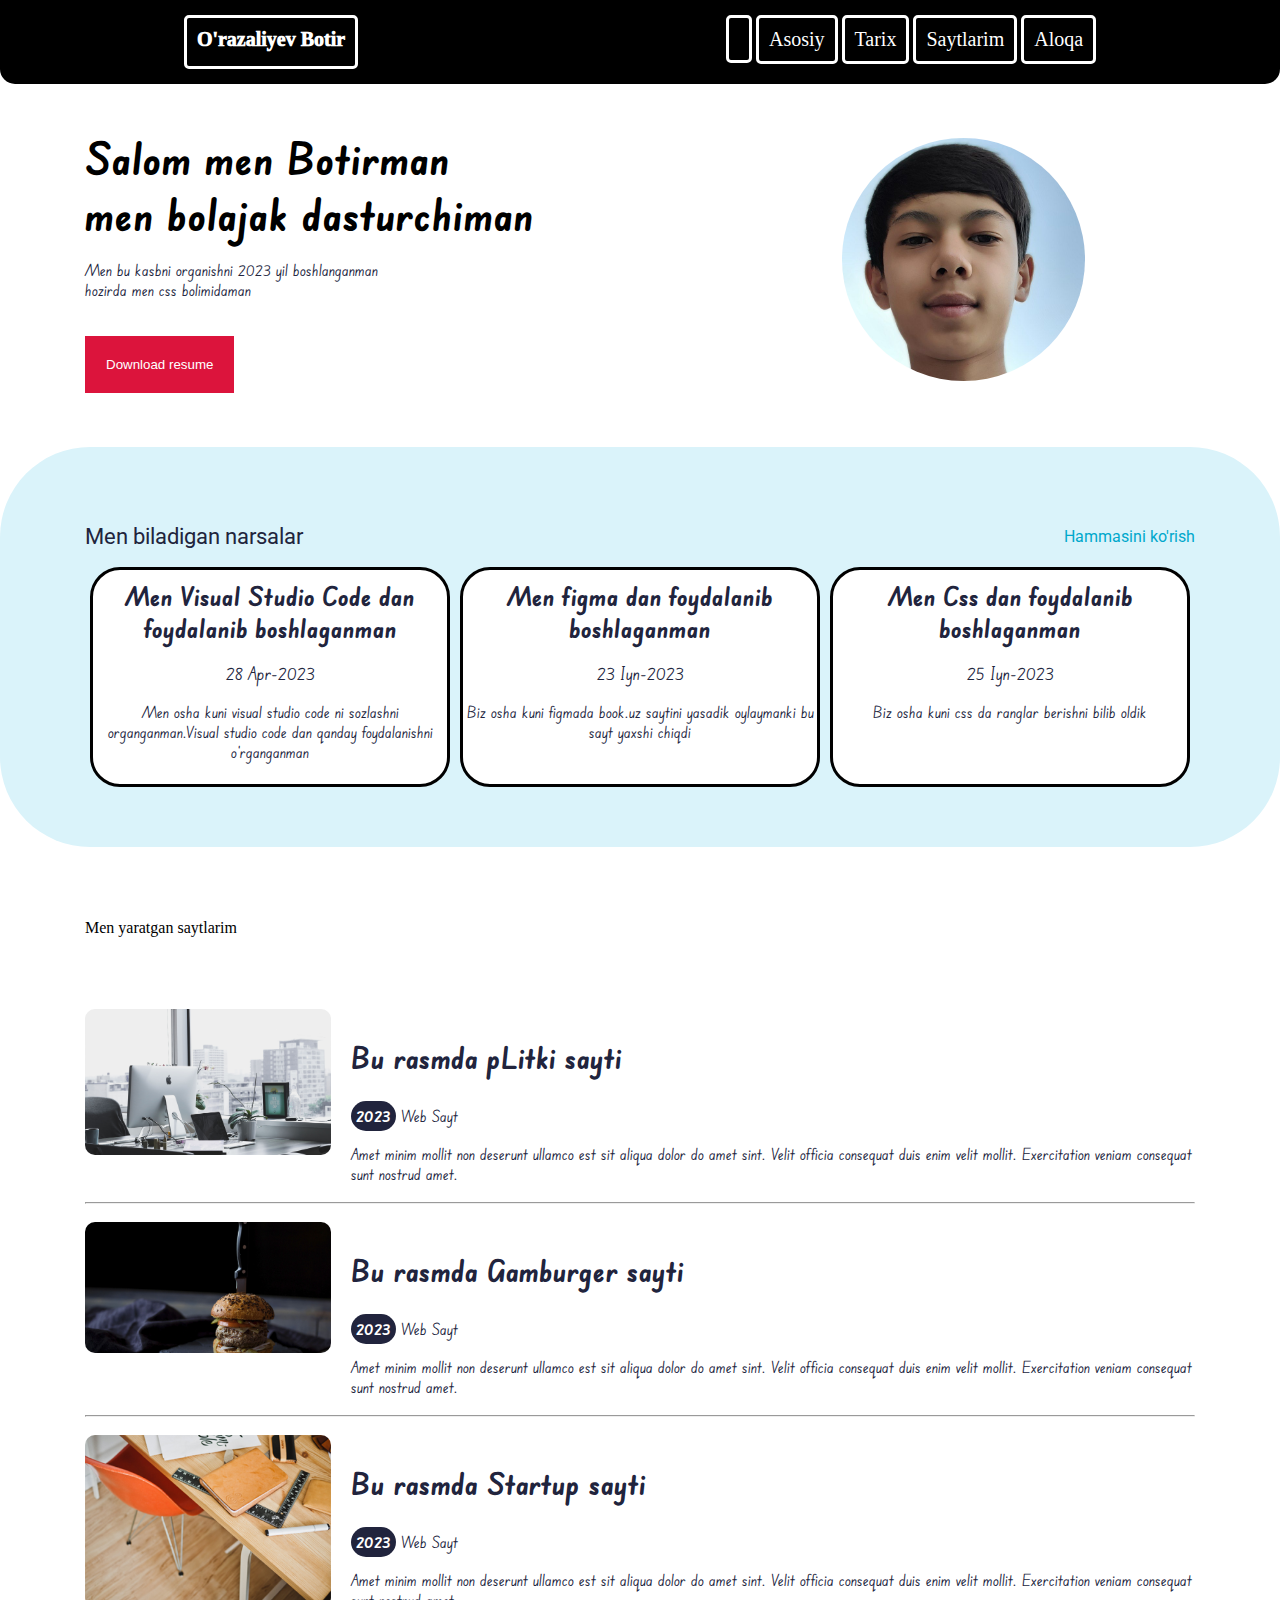
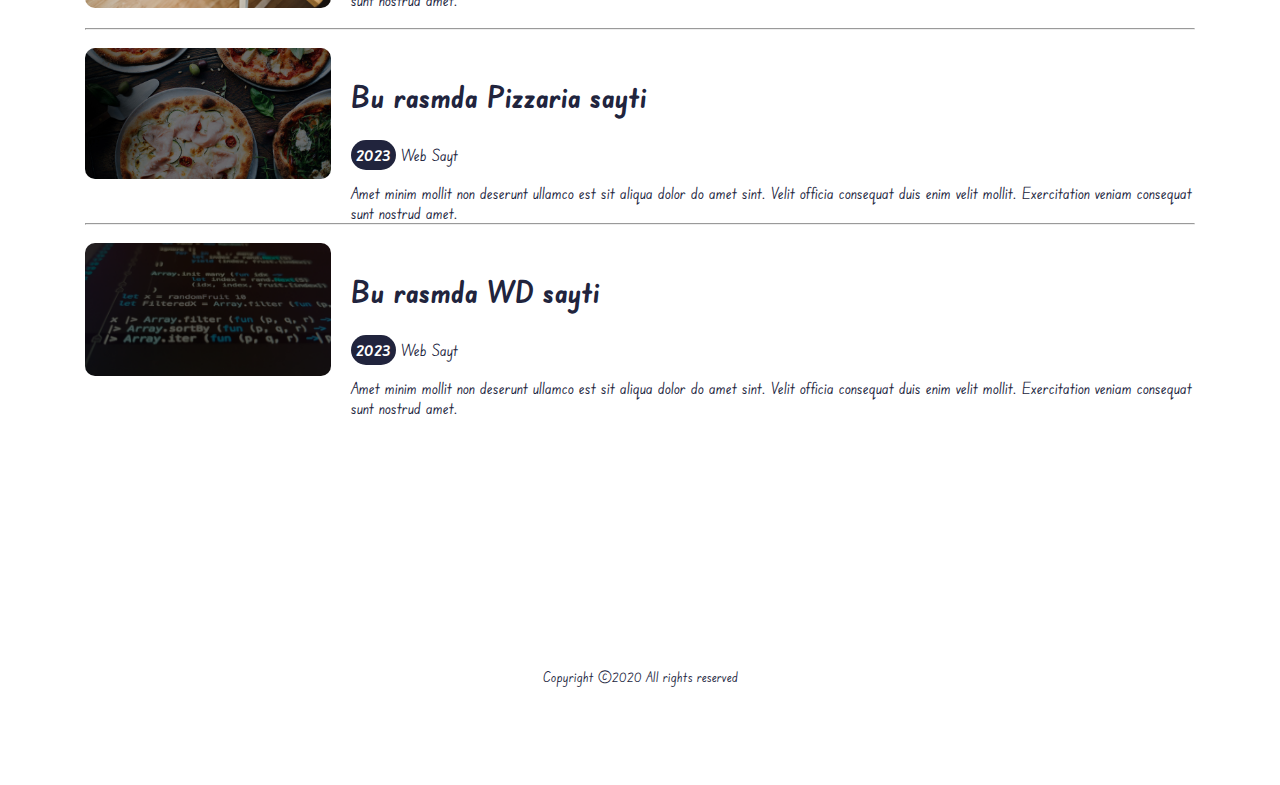
<file: index.html>
<!DOCTYPE html>
<html lang="en">

<head>
    <meta charset="UTF-8">
    <meta http-equiv="X-UA-Compatible" content="IE=edge">
    <meta name="viewport" content="width=device-width, initial-scale=1.0">
    <link rel="stylesheet" href="https://cdnjs.cloudflare.com/ajax/libs/font-awesome/6.4.0/css/all.min.css"
        integrity="sha512-iecdLmaskl7CVkqkXNQ/ZH/XLlvWZOJyj7Yy7tcenmpD1ypASozpmT/E0iPtmFIB46ZmdtAc9eNBvH0H/ZpiBw=="
        crossorigin="anonymous" referrerpolicy="no-referrer" />
    <link
        href="https://fonts.googleapis.com/css2?family=Belanosima&family=Dancing+Script&family=Kanit:wght@600&family=Noto+Sans+KR&family=Raleway:wght@400;500&family=Roboto:wght@900&display=swap"
        rel="stylesheet">
    <link
        href="https://fonts.googleapis.com/css2?family=Belanosima&family=Dancing+Script&family=Edu+SA+Beginner:wght@700&family=Kanit:wght@600&family=Noto+Sans+KR&family=Raleway:wght@400;500&family=Roboto&display=swap"
        rel="stylesheet">
    <link rel="stylesheet" href="https://cdnjs.cloudflare.com/ajax/libs/font-awesome/6.4.2/css/all.min.css"
        integrity="sha512-z3gLpd7yknf1YoNbCzqRKc4qyor8gaKU1qmn+CShxbuBusANI9QpRohGBreCFkKxLhei6S9CQXFEbbKuqLg0DA=="
        crossorigin="anonymous" referrerpolicy="no-referrer" />
    <link rel="stylesheet" href="style.css" id="tema">
    <title>Botir O'razaliyev Web dasturchi</title>
</head>

<body>
    <header class="home">
        <nav class="nav">
            <a href="" class="logo">O'razaliyev Botir</a>


            <i class="fa-solid fa-bars"></i>
            <div class="nav__menu hide">
                <button id="btn" class="btn">
                    <i class="fa-solid fa-sun" style="display: none"></i>
                    <i class="fa-solid fa-moon"></i>
                </button>
                <a href="#">Asosiy</a>
                <a href="#postlar">Tarix</a>
                <a href="#asarlar">Saytlarim</a>
                <a href="#footer">Aloqa</a>
            </div>
        </nav>
        <div class="container">
            <div class="header__main" style="padding-top: 130px;">
                <div class="header__main__text">
                    <h1>Salom men Botirman <br>
                        men bolajak dasturchiman</h1> <br>
                    <p>Men bu kasbni organishni 2023 yil boshlanganman<br>hozirda men css bolimidaman</p> <br> <br>
                    <button>Download resume</button>
                </div>
                <div class="header__main__img">
                    <img src="./IMG_20230817_232007_804.jpg" alt="Botirni rasmi">
                </div>
            </div>
        </div>
        </header> <br> <br> <br>
    <div class="recent__posts" id="postlar">
        <div class="container">
            <div class="oxirgilar">
                <h1>Men biladigan narsalar</h1>
                <h2>Hammasini ko'rish</h2>
            </div>
            <div class="foydali">
                <div class="foydalanish">
                    <div class="foyda">
                        <h1>Men Visual Studio Code dan foydalanib boshlaganman </h1><br>
                        <h2>28 Apr-2023</h2><br>
                        <p>Men osha kuni visual studio code ni sozlashni organganman.Visual studio code dan qanday
                            foydalanishni o'rganganman</p>
                    </div>
                </div>
                <div class="foydalanish">
                    <div class="foyda">
                        <h1>Men figma dan foydalanib boshlaganman </h1><br>
                        <h2>23 Iyn-2023</h2><br>
                        <p>Biz osha kuni figmada book.uz saytini yasadik oylaymanki bu sayt yaxshi chiqdi</p>
                    </div>
                </div>
                <div class="foydalanish">
                    <div class="foyda">
                        <h1>Men Css dan foydalanib boshlaganman </h1><br>
                        <h2>25 Iyn-2023</h2><br>
                        <p>Biz osha kuni css da ranglar berishni bilib oldik</p>
                    </div>
                </div>
            </div>
        </div>
    </div> <br> <br> <br> <br>
    <div class="korsatilgan__asarlar" id="asarlar">
        <div class="container">
            <div class="asar">Men yaratgan saytlarim</div><br> <br> <br> <br>
            <div class="main__asarlar">
                <!-- <a href="./li/Nike/index.html">
                    <div class="asarlar">
                        <div class="main__img">
                            <img src="./411805125_w640_h640_muzhskie-shorty-nike.png" alt="">
                        </div>
                        <div class="main__text">
                            <h1>Bu rasmda Nike sayti</h1>
                            <div class="date">
                                <p> <b>2023</b> Web Sayt</p>
                            </div> <br>
                            <p>Amet minim mollit non deserunt ullamco est sit aliqua dolor do amet sint. Velit officia
                                consequat
                                duis enim velit mollit. Exercitation veniam consequat sunt nostrud amet.</p>
                        </div>
                    </div>
                </a> <br> -->

                <a href="./li/Plidki/plidki.html">
                    <div class="asarlar">
                        <div class="main__img">
                            <img src="./alesia-kazantceva-283291-unsplash (1).png" alt="">
                        </div>
                        <div class="main__text">
                            <h1>Bu rasmda pLitki sayti</h1>
                            <div class="date">
                                <p> <b>2023</b> Web Sayt</p>
                            </div> <br>
                            <p>Amet minim mollit non deserunt ullamco est sit aliqua dolor do amet sint. Velit officia
                                consequat
                                duis enim velit mollit. Exercitation veniam consequat sunt nostrud amet.</p>
                        </div>
                    </div>
                </a><br>
                <hr> <br>

                <a href="./li/Startup/Untitled/index.html">
                    <div class="asarlar">
                        <div class="main__img">
                            <img src="./bg_img 1 (1).png" alt="">
                        </div>
                        <div class="main__text">
                            <h1>Bu rasmda Gamburger sayti</h1>
                            <div class="date">
                                <p> <b>2023</b> Web Sayt</p>
                            </div> <br>
                            <p>Amet minim mollit non deserunt ullamco est sit aliqua dolor do amet sint. Velit officia
                                consequat
                                duis enim velit mollit. Exercitation veniam consequat sunt nostrud amet.</p>
                        </div>
                    </div>
                </a> <br>
                <hr> <br>

                <a href="./li/Startup/index.html">
                    <div class="asarlar">
                        <div class="main__img">
                            <img src="./Layer 28 1.png" alt="">
                        </div>
                        <div class="main__text">
                            <h1>Bu rasmda Startup sayti</h1>
                            <div class="date">
                                <p> <b>2023</b> Web Sayt</p>
                            </div> <br>
                            <p>Amet minim mollit non deserunt ullamco est sit aliqua dolor do amet sint. Velit officia
                                consequat
                                duis enim velit mollit. Exercitation veniam consequat sunt nostrud amet.</p>
                        </div>
                    </div>
                </a> <br>
                <hr> <br>

                <a href="./li/Pizzaria/index.html">
                    <div class="asarlar">
                        <div class="main__img">
                            <img src="./header_bg 1.png" alt="">
                        </div>
                        <div class="main__text">
                            <h1>Bu rasmda Pizzaria sayti</h1>
                            <div class="date">
                                <p> <b>2023</b> Web Sayt</p>
                            </div> <br>
                            <p>Amet minim mollit non deserunt ullamco est sit aliqua dolor do amet sint. Velit officia
                                consequat
                                duis enim velit mollit. Exercitation veniam consequat sunt nostrud amet.</p>
                        </div>
                    </div>
                </a>
                <hr> <br>
                <a href="./li/WD/index.html">
                    <div class="asarlar">
                        <div class="main__img">
                            <img src="./Rectangle 5 (1).png" alt="">
                        </div>
                        <div class="main__text">
                            <h1>Bu rasmda WD sayti</h1>
                            <div class="date">
                                <p> <b>2023</b> Web Sayt</p>
                            </div> <br>
                            <p>Amet minim mollit non deserunt ullamco est sit aliqua dolor do amet sint. Velit officia
                                consequat
                                duis enim velit mollit. Exercitation veniam consequat sunt nostrud amet.</p>
                        </div>
                    </div>
                </a>

            </div>
        </div>
    </div> <br> <br><br><br><br><br><br><br><br><br><br>
    <div class="footer" id="footer">
        <div class="container">
            <div class="main__footer">
                <a href="https://web.telegram.org/a/#-1838032036"><i class="fa-brands fa-telegram"></i></a>
                <a href="https://www.facebook.com/"><i class="fa-brands fa-facebook"></i></a>
                <a href="https://www.instagram.com/"><i class="fa-brands fa-instagram"></i></a>
            </div> <br>
            <div class="main_footer">
                <p>Copyright ©2020 All rights reserved </p>
            </div>
        </div>
    </div>
    <script src="./script.js"></script>
</body>

</html>
</file>
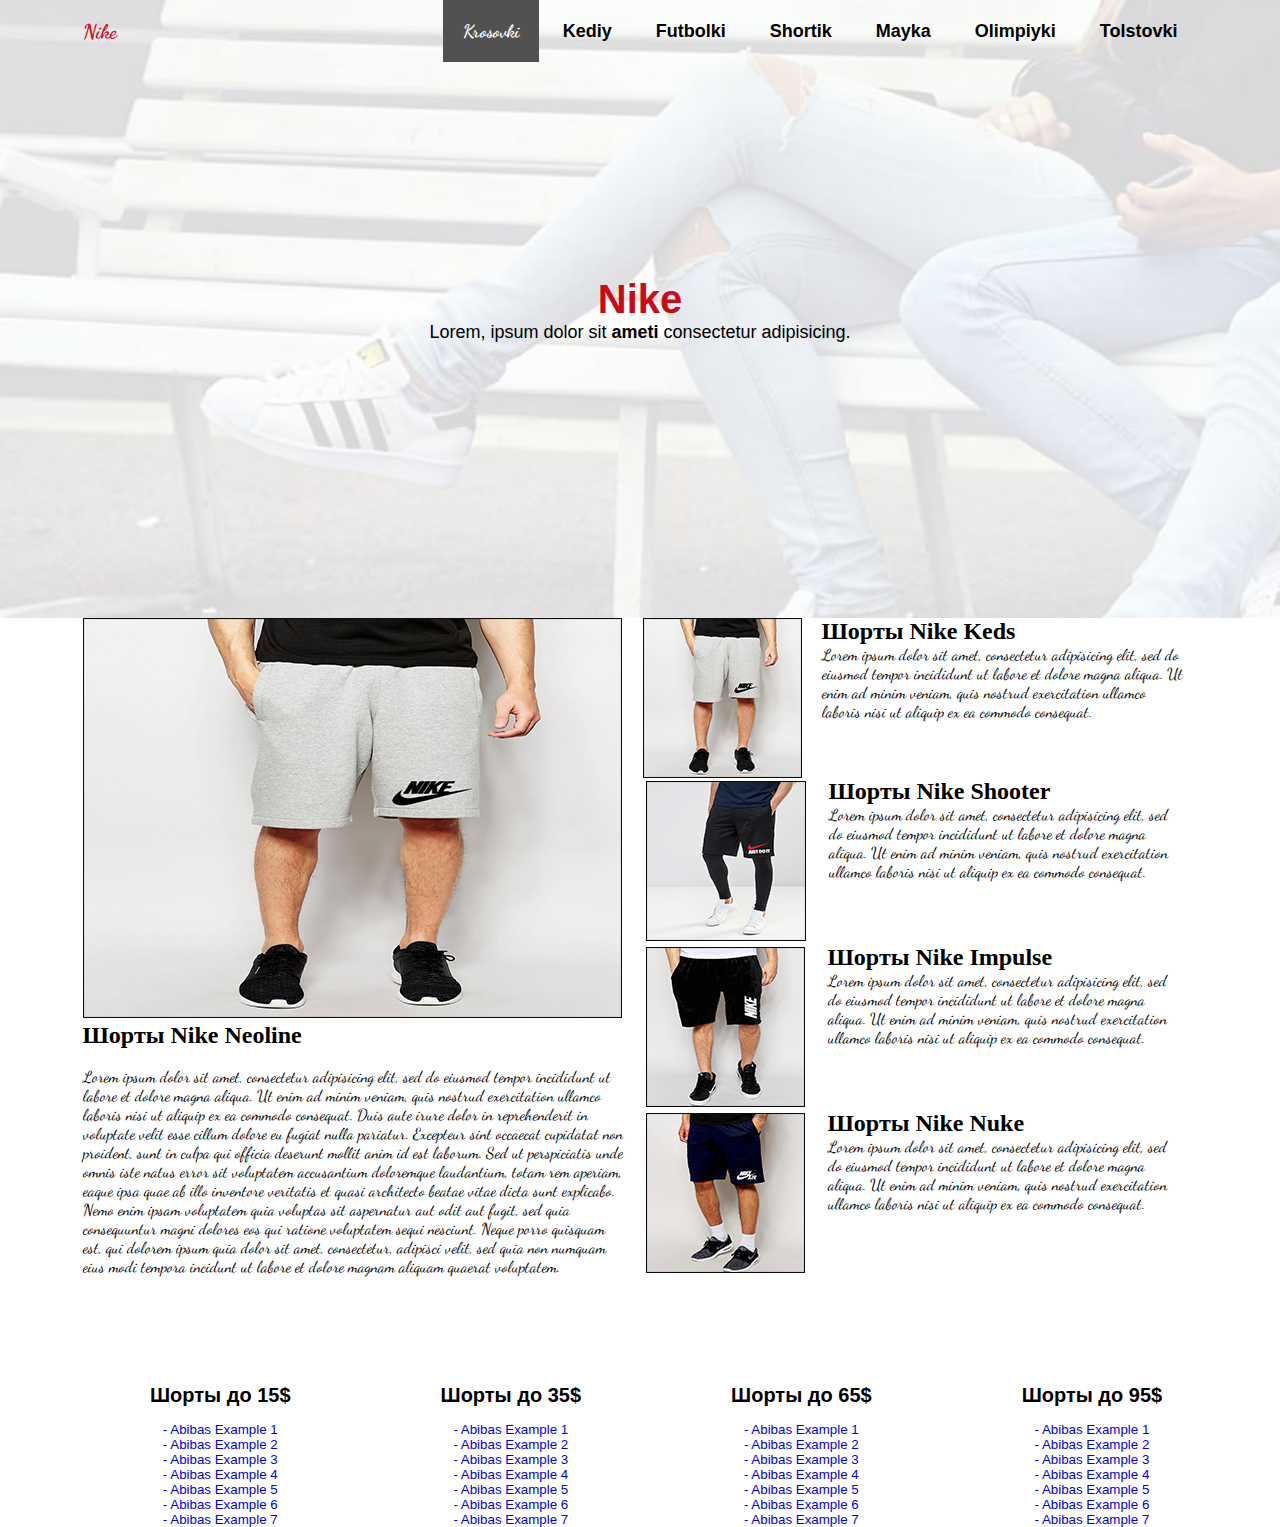
<file: li/Nike/index.html>
<!DOCTYPE html>
<html lang="en">

<head>
    <meta charset="UTF-8">
    <meta http-equiv="X-UA-Compatible" content="IE=edge">
    <meta name="viewport" content="width=device-width, initial-scale=1.0">
    <link href="https://fonts.googleapis.com/css2?family=Dancing+Script&family=Noto+Sans+KR&display=swap"
        rel="stylesheet">
    <link rel="stylesheet" href="./style.css">
    <title>Document</title>
</head>

<body>
    <header>
        <nav>
            <a href="#" class="logo">Nike</a>
            <ul>
                <li class="active">Krosovki</li>
                <li><a href="#">Kediy</a></li>
                <li><a href="#">Futbolki</a></li>
                <li><a href="#">Shortik</a></li>
                <li><a href="#">Mayka</a></li>
                <li><a href="#">Olimpiyki</a></li>
                <li><a href="#">Tolstovki</a></li>
            </ul>
        </nav>
        <div class="m">
            <h1>Nike</h1>
            <p>Lorem, ipsum dolor sit <b>ameti</b> consectetur adipisicing.</p>
        </div>
    </header>
    <main>
        <div class="main__left">
            <img src="./411805125_w640_h640_muzhskie-shorty-nike.png" alt="">
            <div class="m">
                <h2>Шорты Nike Neoline</h2> <br>
                <p>Lorem ipsum dolor sit amet, consectetur adipisicing elit, sed do eiusmod tempor incididunt ut labore
                    et dolore magna aliqua. Ut enim ad minim veniam, quis nostrud exercitation ullamco laboris nisi ut
                    aliquip ex ea commodo consequat. Duis aute irure dolor in reprehenderit in voluptate velit esse
                    cillum dolore eu fugiat nulla pariatur. Excepteur sint occaecat cupidatat non proident, sunt in
                    culpa qui officia deserunt mollit anim id est laborum. Sed ut perspiciatis unde omnis iste natus
                    error sit voluptatem accusantium doloremque laudantium, totam rem aperiam, eaque ipsa quae ab illo
                    inventore veritatis et quasi architecto beatae vitae dicta sunt explicabo. Nemo enim ipsam
                    voluptatem quia voluptas sit aspernatur aut odit aut fugit, sed quia consequuntur magni dolores eos
                    qui ratione voluptatem sequi nesciunt. Neque porro quisquam est, qui dolorem ipsum quia dolor sit
                    amet, consectetur, adipisci velit, sed quia non numquam eius modi tempora incidunt ut labore et
                    dolore magnam aliquam quaerat voluptatem.</p>
            </div>
        </div>
        <div class="main__right">
            <div class="main__box">
                <img src="./411805125_w640_h640_muzhskie-shorty-nike1 (1).png" alt="">
                <div class="right__text">
                    <h2>Шорты Nike Keds</h2>
                    <p>Lorem ipsum dolor sit amet, consectetur adipisicing elit, sed do eiusmod tempor incididunt ut
                        labore
                        et dolore magna aliqua. Ut enim ad minim veniam, quis nostrud exercitation ullamco laboris nisi
                        ut
                        aliquip ex ea commodo consequat. </p>
                </div>
            </div>
            <div class="main__box">
                <img src="./411805680_w640_h640_muzhskie-shorty-nike.png" alt="">
                <div class="right__text">
                    <h2>Шорты Nike Shooter</h2>
                    <p>Lorem ipsum dolor sit amet, consectetur adipisicing elit, sed do eiusmod tempor incididunt ut
                        labore
                        et dolore magna aliqua. Ut enim ad minim veniam, quis nostrud exercitation ullamco laboris nisi
                        ut
                        aliquip ex ea commodo consequat. </p>
                </div>
            </div>
            <div class="main__box">
                <img src="./411805706_w640_h640_muzhskie-shorty-nike.png" alt="">
                <div class="right__text">
                    <h2>Шорты Nike Impulse</h2>
                    <p>Lorem ipsum dolor sit amet, consectetur adipisicing elit, sed do eiusmod tempor incididunt ut
                        labore
                        et dolore magna aliqua. Ut enim ad minim veniam, quis nostrud exercitation ullamco laboris nisi
                        ut
                        aliquip ex ea commodo consequat. </p>
                </div>
            </div>
            <div class="main__box">
                <img src="./432116944_w640_h640_shorty-nike- 1.png" alt="">
                <div class="right__text">
                    <h2>Шорты Nike Nuke</h2>
                    <p>Lorem ipsum dolor sit amet, consectetur adipisicing elit, sed do eiusmod tempor incididunt ut
                        labore
                        et dolore magna aliqua. Ut enim ad minim veniam, quis nostrud exercitation ullamco laboris nisi
                        ut
                        aliquip ex ea commodo consequat. </p>
                </div>
            </div>
        </div>
    </main> <br> <br> <br> <br> <br> <br>
    <button>
        <div class="s">
            <h2>Шорты до 15$</h2> <br>
            <ul>
                <li><a href="#">- Abibas Example 1</a></li>
                <li><a href="#">- Abibas Example 2</a></li>
                <li><a href="#">- Abibas Example 3</a></li>
                <li><a href="#">- Abibas Example 4</a></li>
                <li><a href="#">- Abibas Example 5</a></li>
                <li><a href="#">- Abibas Example 6</a></li>
                <li><a href="#">- Abibas Example 7</a></li>
            </ul>
        </div>
        <div class="s">
            <h2>Шорты до 35$</h2> <br>
            <ul>
                <li><a href="#">- Abibas Example 1</a></li>
                <li><a href="#">- Abibas Example 2</a></li>
                <li><a href="#">- Abibas Example 3</a></li>
                <li><a href="#">- Abibas Example 4</a></li>
                <li><a href="#">- Abibas Example 5</a></li>
                <li><a href="#">- Abibas Example 6</a></li>
                <li><a href="#">- Abibas Example 7</a></li>
            </ul>
        </div>
        <div class="s">
            <h2>Шорты до 65$</h2> <br>
            <ul>
                <li><a href="#">- Abibas Example 1</a></li>
                <li><a href="#">- Abibas Example 2</a></li>
                <li><a href="#">- Abibas Example 3</a></li>
                <li><a href="#">- Abibas Example 4</a></li>
                <li><a href="#">- Abibas Example 5</a></li>
                <li><a href="#">- Abibas Example 6</a></li>
                <li><a href="#">- Abibas Example 7</a></li>
            </ul>
        </div>
        <div class="s">
            <h2>Шорты до 95$</h2> <br>
            <ul>
                <li><a href="#">- Abibas Example 1</a></li>
                <li><a href="#">- Abibas Example 2</a></li>
                <li><a href="#">- Abibas Example 3</a></li>
                <li><a href="#">- Abibas Example 4</a></li>
                <li><a href="#">- Abibas Example 5</a></li>
                <li><a href="#">- Abibas Example 6</a></li>
                <li><a href="#">- Abibas Example 7</a></li>
            </ul>
        </div>
    </button>
</body>

</html>
</file>
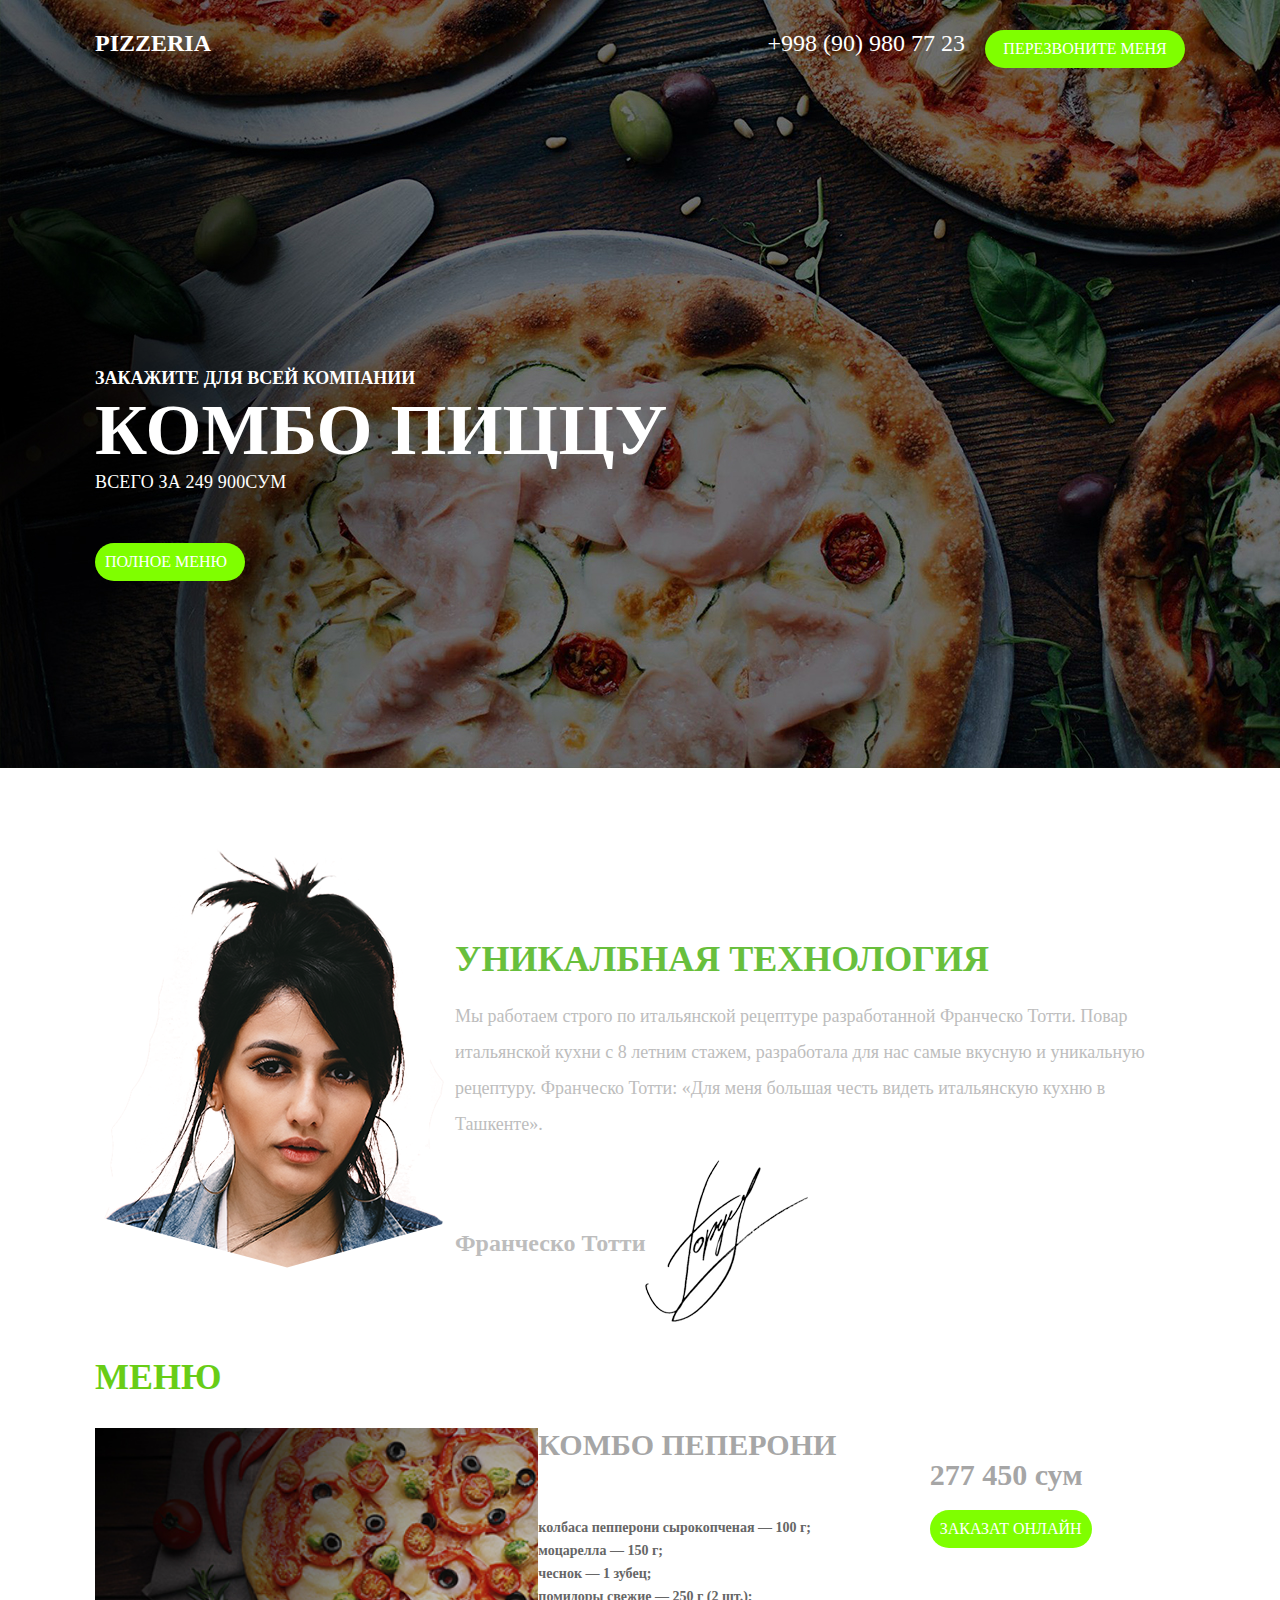
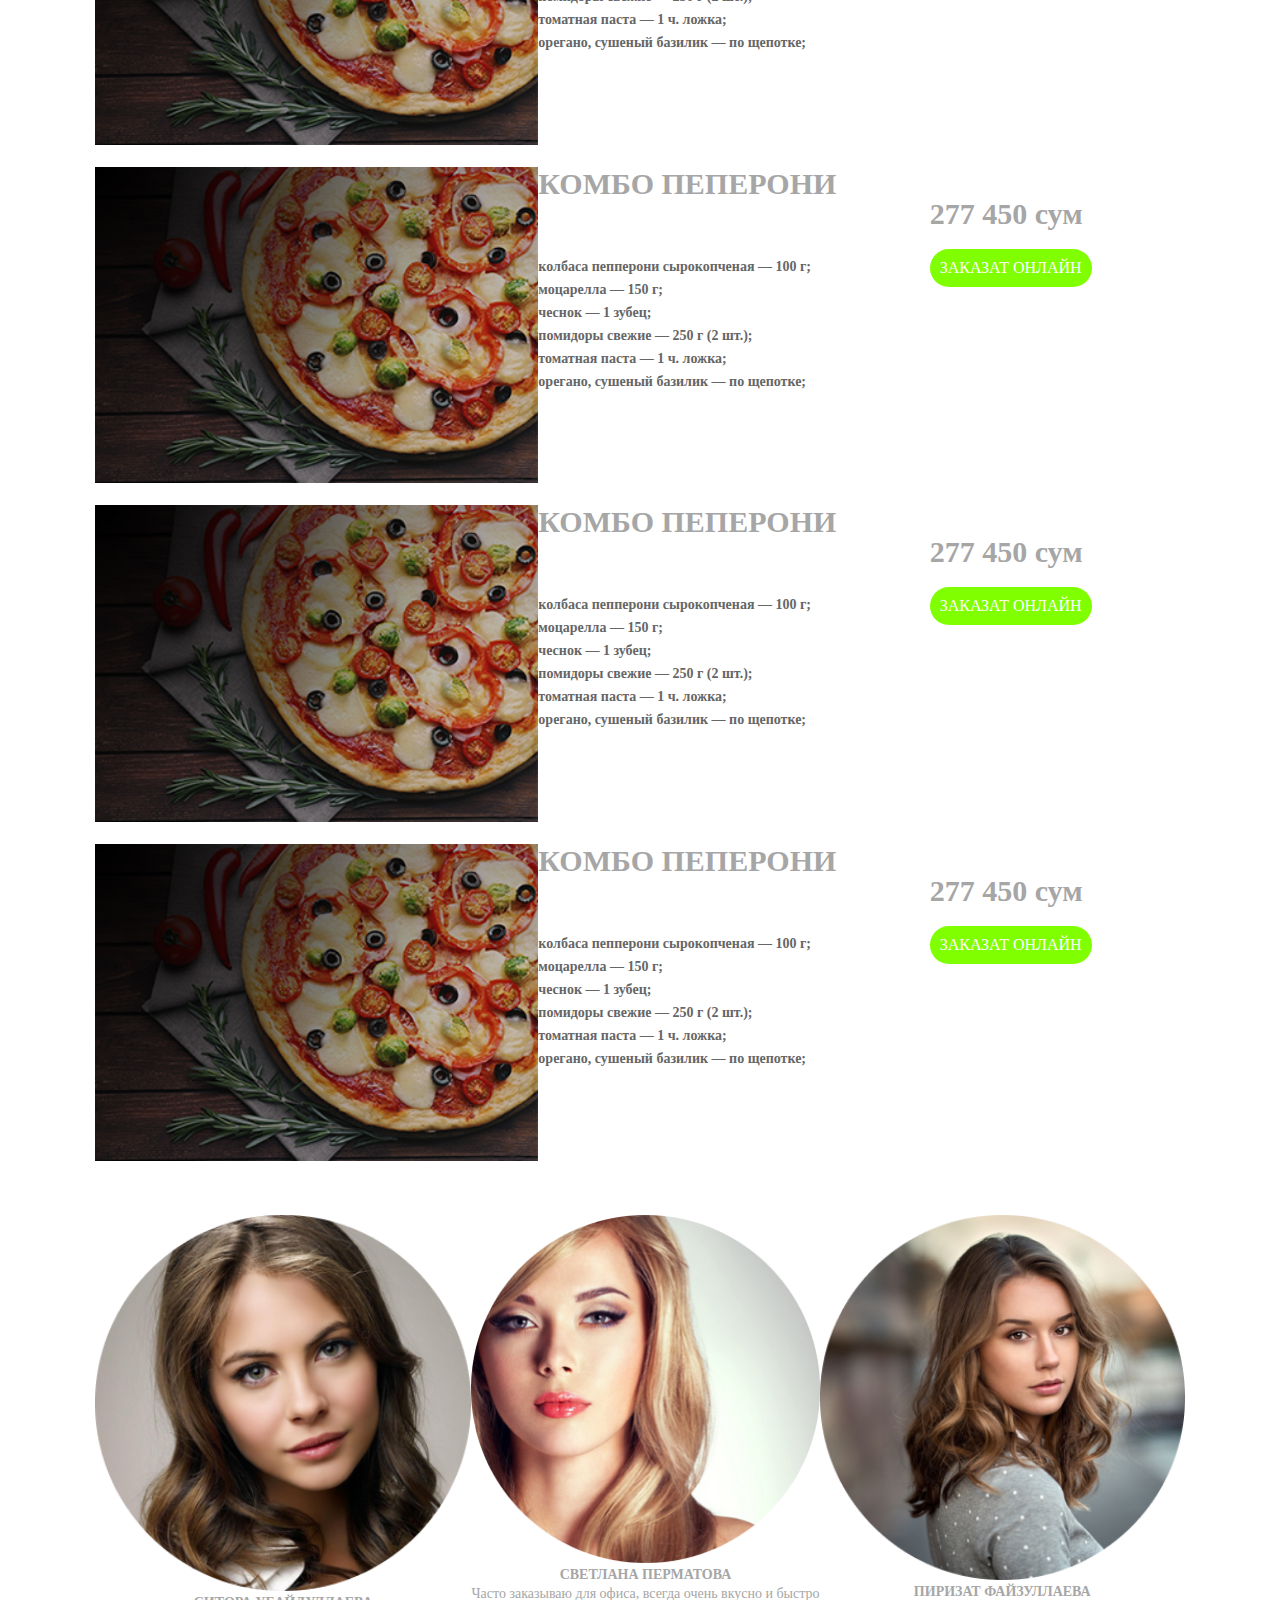
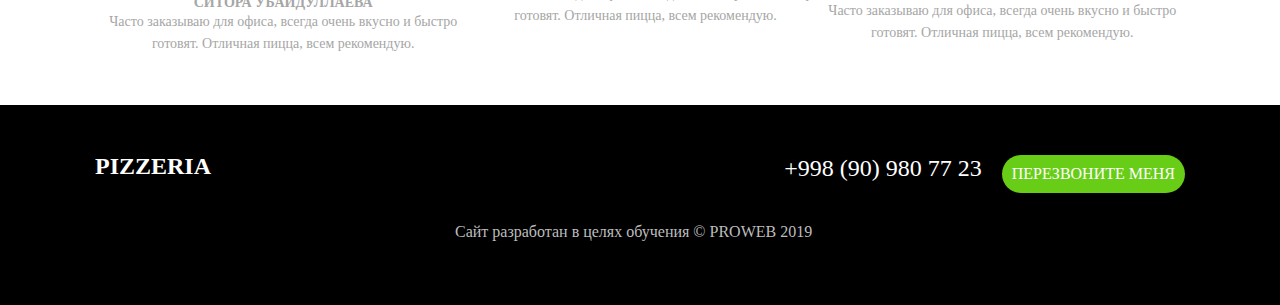
<file: li/Pizzaria/index.html>
<!DOCTYPE html>
<html lang="en">

<head>
    <meta charset="UTF-8">
    <meta http-equiv="X-UA-Compatible" content="IE=edge">
    <meta name="viewport" content="width=device-width, initial-scale=1.0">
    <link rel="stylesheet" href="./style.css">
    <title>PIZZARIA</title>
</head>

<body>
    <header>
        <div class="container">
            <nav>
                <div class="header">
                    <p class="as">Pizzeria</p>
                    <div class="header__main">
                        <p class="id">+998 (90) 980 77 23</p>
                        <p class="ax">Перезвоните меня</p>
                    </div>
                </div>
            </nav>
            <div class="header__main__text">
                <h2>ЗАКАЖИТЕ ДЛЯ ВСЕЙ КОМПАНИИ</h2>
                <h1>КОМБО ПИЦЦУ</h1>
                <h3>ВСЕГО ЗА 249 900СУМ</h3>
                <p>Полное меню</p>
            </div>
        </div>
    </header>
    <div class="post">
        <div class="container">
            <div class="post__block">
                <div class="post__img"><img src="./Photo 1.png" alt=""></div>
                <div class="post__text">
                    <h2>УНИКАЛБНАЯ ТЕХНОЛОГИЯ</h2> <br>
                    <p>Мы работаем строго по итальянской рецептуре разработанной Франческо Тотти. Повар итальянской
                        кухни с 8 летним стажем, разработала для нас самые вкусную и уникальную рецептуру.
                        Франческо Тотти: «Для меня большая честь видеть итальянскую кухню в Ташкенте».</p> <br>
                    <div class="post__button">
                        <button>Франческо Тотти</button>
                        <div class="button__img"><img src="./подпись 1.png" alt=""></div>
                    </div>
                </div>
            </div>
        </div>
    </div>
    <div class="menu">
        <div class="container">
            <h1>МЕНЮ</h1>

        </div>
    </div>
    <div class="choose">
        <div class="container">
            <div class="choose__main">
                <div class="choose__img">
                    <img src="./Слой 1 1.png" alt="">
                </div>
                <div class="choose__text">
                    <h2>КОМБО ПЕПЕРОНИ</h2> <br> <br> <br>
                    <p>колбаса пепперони сырокопченая — 100 г; <br>
                        моцарелла — 150 г; <br>
                        чеснок — 1 зубец;<br>
                        помидоры свежие — 250 г (2 шт.); <br>
                        томатная паста — 1 ч. ложка; <br>
                        орегано, сушеный базилик — по щепотке;</p>
                </div>
                <div class="choose__money">
                    <h3>277 450 сум</h3> <br>
                    <button>Заказат онлайн</button>
                </div>
            </div> <br>
            <div class="choose__main">
                <div class="choose__img">
                    <img src="./Слой 1 1.png" alt="">
                </div>
                <div class="choose__text">
                    <h2>КОМБО ПЕПЕРОНИ</h2> <br> <br> <br>
                    <p>колбаса пепперони сырокопченая — 100 г; <br>
                        моцарелла — 150 г; <br>
                        чеснок — 1 зубец;<br>
                        помидоры свежие — 250 г (2 шт.); <br>
                        томатная паста — 1 ч. ложка; <br>
                        орегано, сушеный базилик — по щепотке;</p>
                </div>
                <div class="choose__money">
                    <h3>277 450 сум</h3> <br>
                    <button>Заказат онлайн</button>
                </div>
            </div> <br>
            <div class="choose__main">
                <div class="choose__img">
                    <img src="./Слой 1 1.png" alt="">
                </div>
                <div class="choose__text">
                    <h2>КОМБО ПЕПЕРОНИ</h2> <br> <br> <br>
                    <p>колбаса пепперони сырокопченая — 100 г; <br>
                        моцарелла — 150 г; <br>
                        чеснок — 1 зубец;<br>
                        помидоры свежие — 250 г (2 шт.); <br>
                        томатная паста — 1 ч. ложка; <br>
                        орегано, сушеный базилик — по щепотке;</p>
                </div>
                <div class="choose__money">
                    <h3>277 450 сум</h3> <br>
                    <button>Заказат онлайн</button>
                </div>
            </div> <br>
            <div class="choose__main">
                <div class="choose__img">
                    <img src="./Слой 1 1.png" alt="">
                </div>
                <div class="choose__text">
                    <h2>КОМБО ПЕПЕРОНИ</h2> <br> <br> <br>
                    <p>колбаса пепперони сырокопченая — 100 г; <br>
                        моцарелла — 150 г; <br>
                        чеснок — 1 зубец;<br>
                        помидоры свежие — 250 г (2 шт.); <br>
                        томатная паста — 1 ч. ложка; <br>
                        орегано, сушеный базилик — по щепотке;</p>
                </div>
                <div class="choose__money">
                    <h3>277 450 сум</h3> <br>
                    <button>Заказат онлайн</button>
                </div>
            </div>
        </div>
    </div>
    <div class="assistent">
        <div class="container">
            <div class="assitent__main">
                <div class="asistent__main">
                    <img src="./Rectangle 5.png" alt="">
                    <h1>СИТОРА УБАЙДУЛЛАЕВА</h1>
                    <p>Часто заказываю для офиса, всегда очень 
                    вкусно и быстро готовят. Отличная пицца, всем рекомендую.</p>
                </div>
                <div class="asistent__main">
                    <img src="./Rectangle 6.png" alt="">
                    <h1>СВЕТЛАНА ПЕРМАТОВА</h1>
                    <p>Часто заказываю для офиса, всегда очень 
                    вкусно и быстро готовят. Отличная пицца, всем рекомендую.</p>
                </div>
                <div class="asistent__main">
                    <img src="./Rectangle 7.png" alt="">
                    <h1>ПИРИЗАТ ФАЙЗУЛЛАЕВА</h1>
                    <p>Часто заказываю для офиса, всегда очень 
                    вкусно и быстро готовят. Отличная пицца, всем рекомендую.</p>
                </div>
            </div>
        </div>
    </div>
    <div class="footer">
        <div class="container">
            <div class="main__footer">
                <div class="main__footer__text">
                    <h1>PIZZERIA</h1>
                </div>
                <div class="footer__main">
                    <h2>+998 (90) 980 77 23</h2>
                    <h3>Перезвоните меня</h3>
                </div>
            </div>
            <div class="footer_main">
                <h1>Сайт разработан в целях обучения © PROWEB 2019</h1>
            </div>
        </div>
    </div>
</body>

</html>
</file>
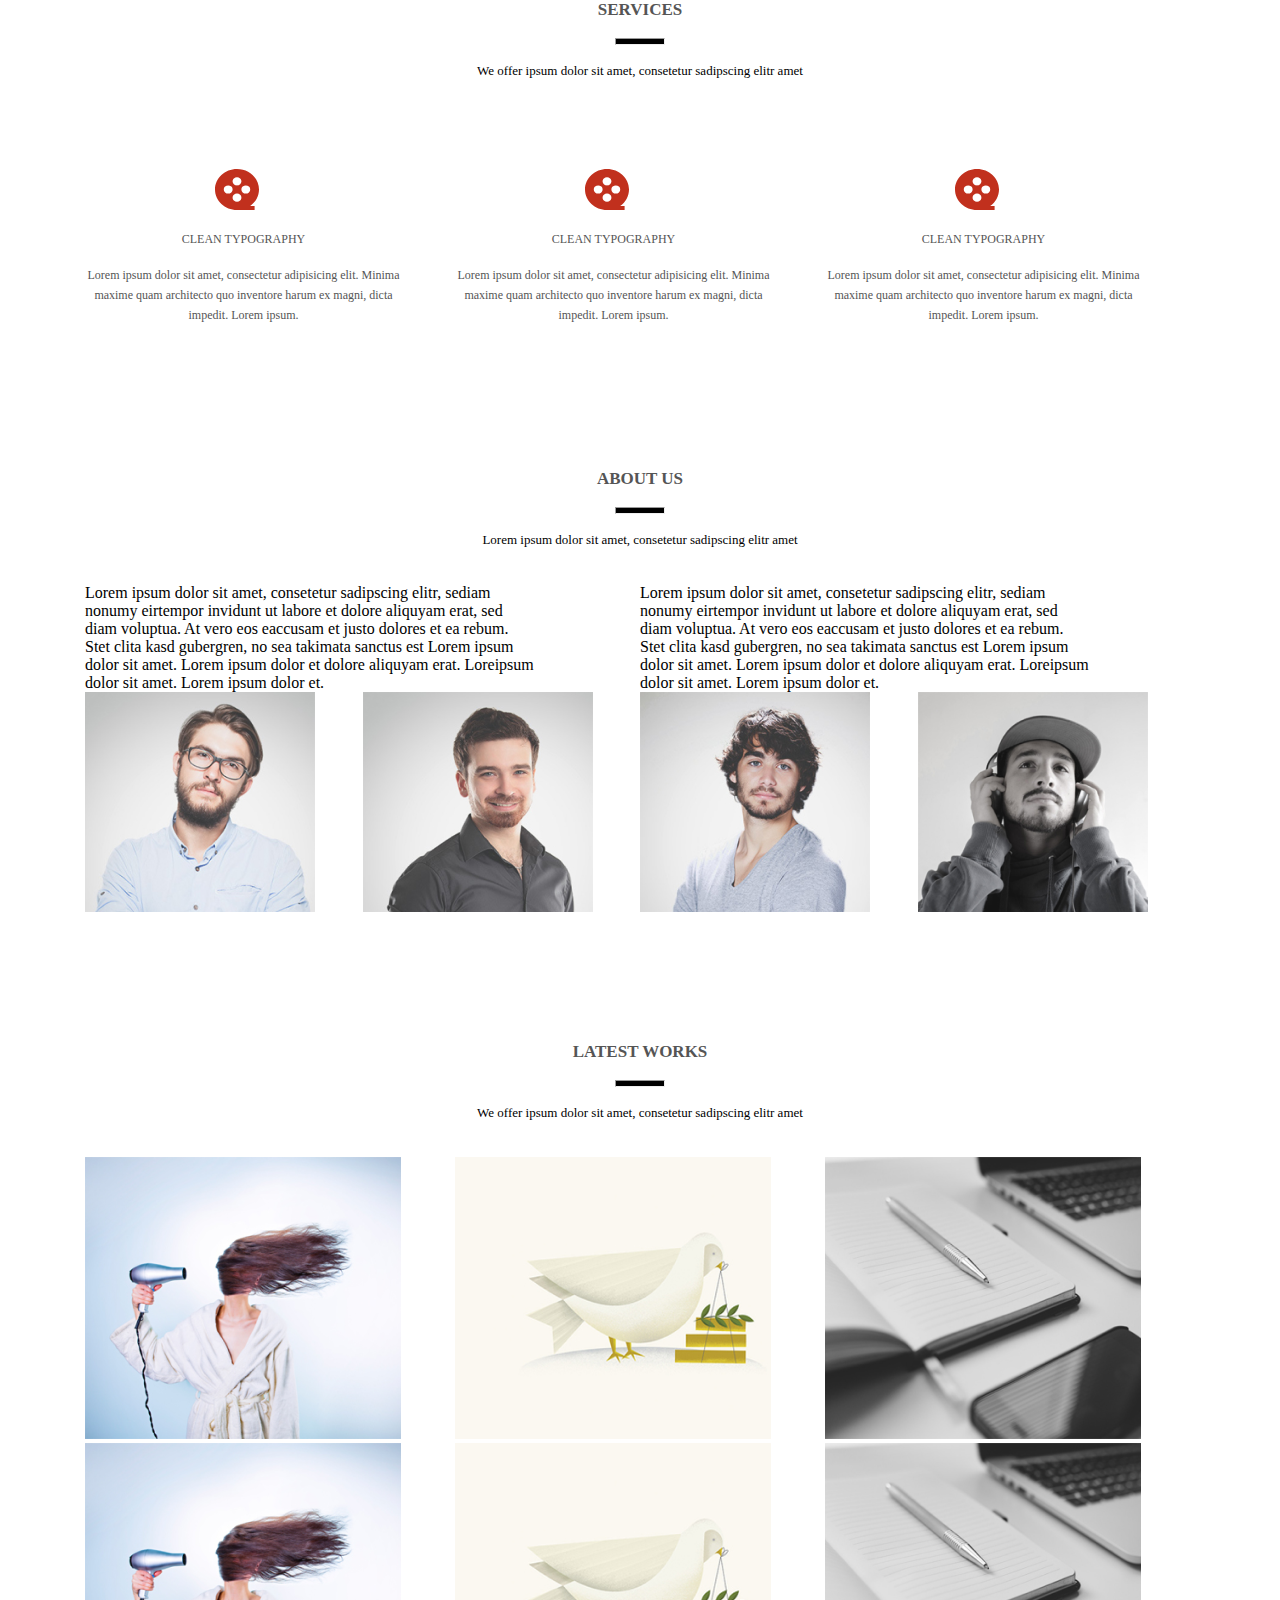
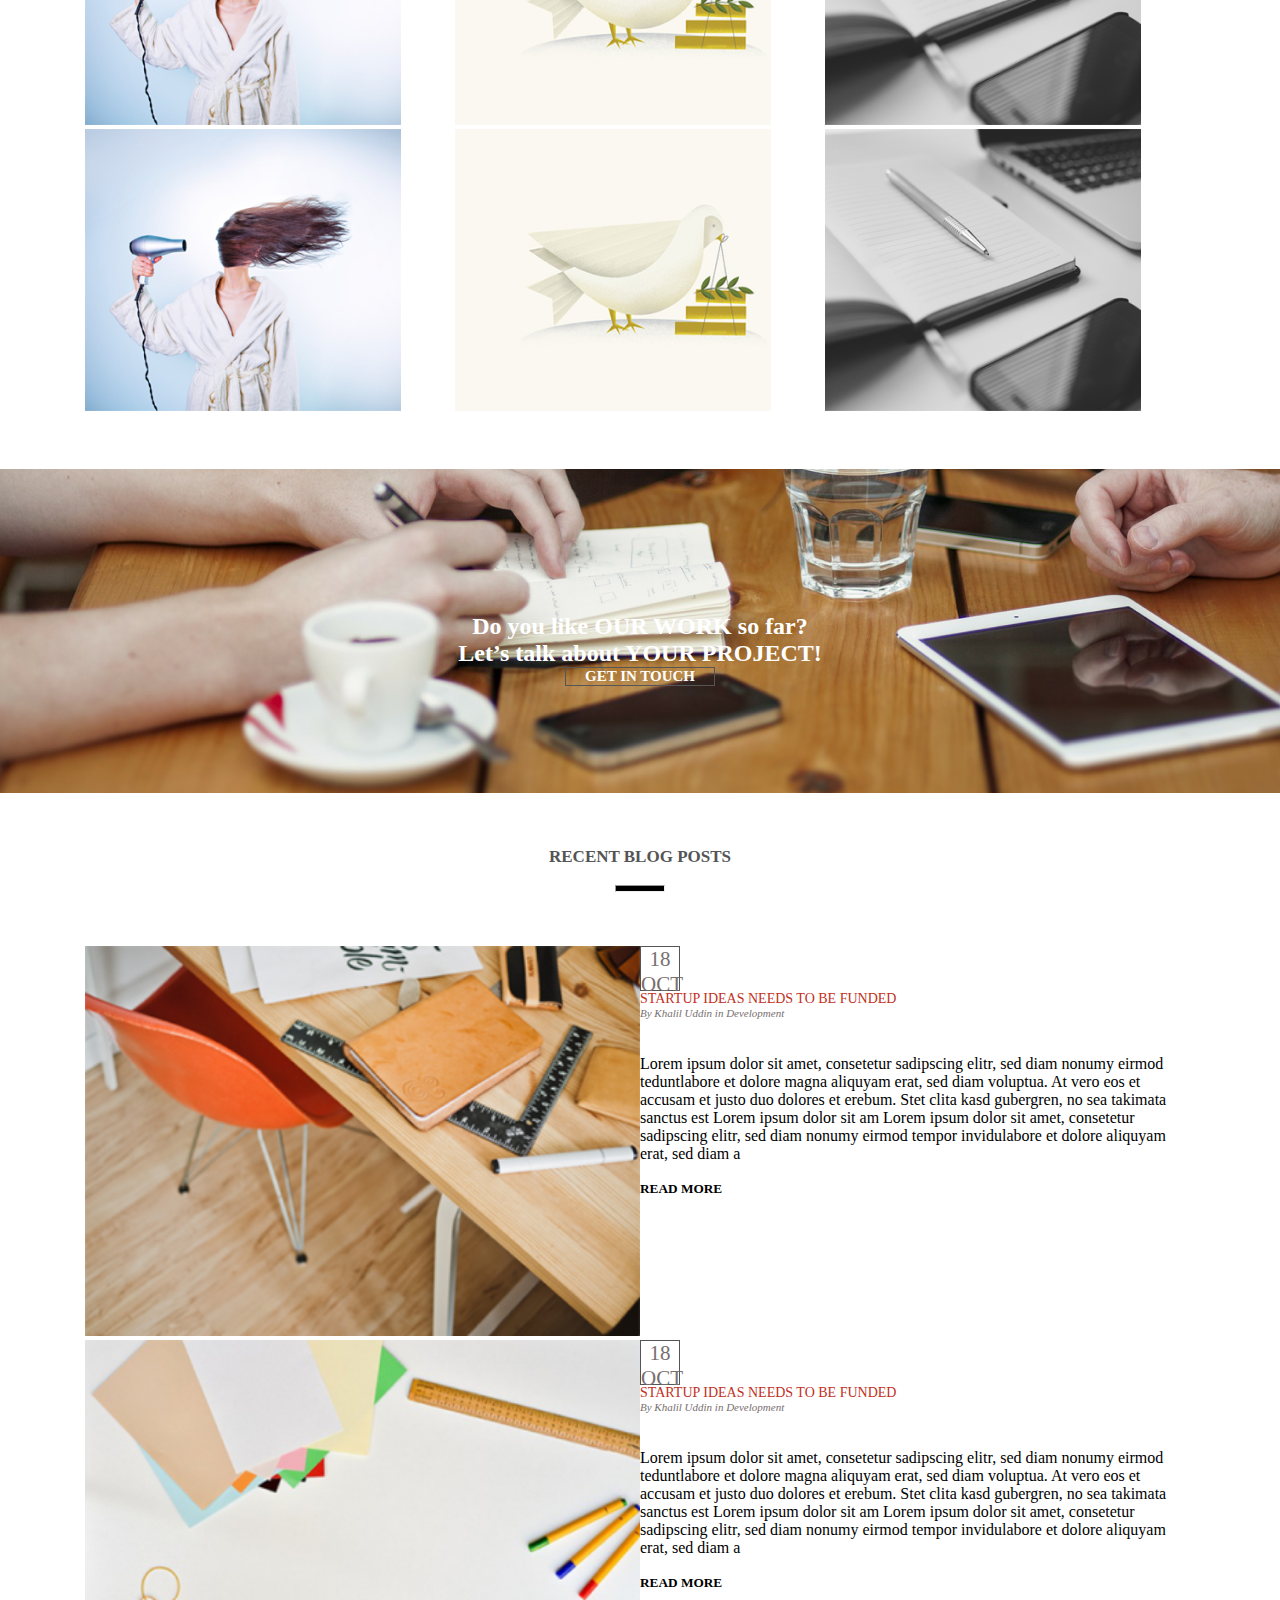
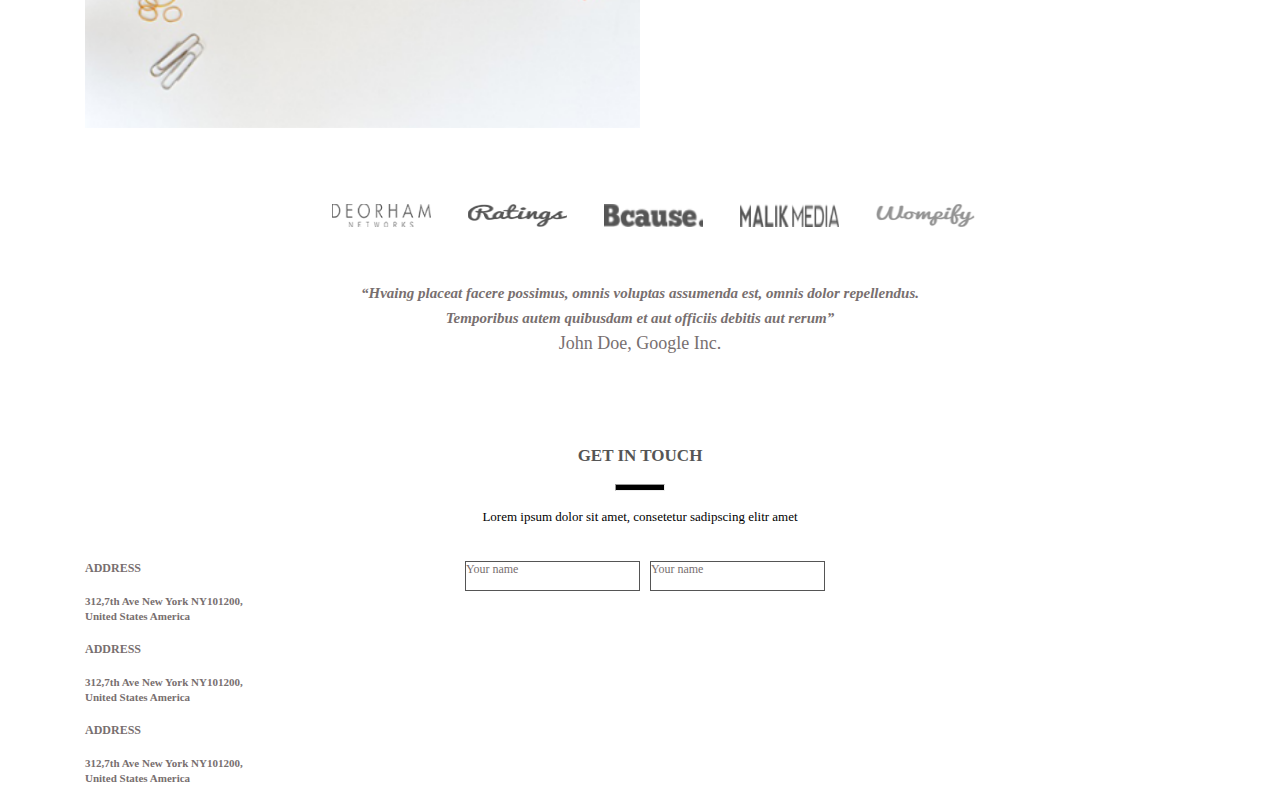
<file: li/Startup/index.html>
<!DOCTYPE html>
<html lang="en">

<head>
    <meta charset="UTF-8">
    <meta http-equiv="X-UA-Compatible" content="IE=edge">
    <meta name="viewport" content="width=device-width, initial-scale=1.0">
    <link rel="stylesheet" href="./style.css">
    <title>Document</title>
</head>

<body>
    <div class="big__block">
        <div class="small__block">
            <h1>SERVICES</h1> <br>
            <hr> <br>
            <p>We offer ipsum dolor sit amet, consetetur sadipscing elitr amet</p>
        </div> <br> <br> <br> <br> <br>
    </div>
    <div class="comfort">
        <div class="main__cards">
            <div class="main__card">
                <div class="main__img">
                    <img src="./Vector (5).svg" alt="">
                </div> <br>
                <div class="main__text">
                    <h2>CLEAN TYPOGRAPHY</h2> <br>
                    <p>Lorem ipsum dolor sit amet, consectetur adipisicing elit. Minima maxime quam architecto quo
                        inventore harum ex magni, dicta impedit. Lorem ipsum.</p>
                </div>
            </div>
            <div class="main__card">
                <div class="main__img">
                    <img src="./Vector (5).svg" alt="">
                </div> <br>
                <div class="main__text">
                    <h2>CLEAN TYPOGRAPHY</h2> <br>
                    <p>Lorem ipsum dolor sit amet, consectetur adipisicing elit. Minima maxime quam architecto quo
                        inventore harum ex magni, dicta impedit. Lorem ipsum.</p>
                </div>
            </div>
            <div class="main__card">
                <div class="main__img">
                    <img src="./Vector (5).svg" alt="">
                </div> <br>
                <div class="main__text">
                    <h2>CLEAN TYPOGRAPHY</h2> <br>
                    <p>Lorem ipsum dolor sit amet, consectetur adipisicing elit. Minima maxime quam architecto quo
                        inventore harum ex magni, dicta impedit. Lorem ipsum.</p>
                </div>
            </div>
        </div>
    </div> <br> <br> <br> <br> <br> <br> <br> <br>
    <div class="big__block">
        <div class="small__block">
            <h1>ABOUT US</h1> <br>
            <hr> <br>
            <p>Lorem ipsum dolor sit amet, consetetur sadipscing elitr amet</p>
        </div>
    </div> <br> <br>
    <div class="comfort">
        <div class="bigg">
            <div class="small">
                <div class="paragrf">
                    <p>Lorem ipsum dolor sit amet, consetetur sadipscing elitr, sediam nonumy eirtempor invidunt ut
                        labore et dolore aliquyam erat, sed diam voluptua. At vero eos eaccusam et justo dolores et ea
                        rebum. Stet clita kasd gubergren, no sea takimata sanctus est Lorem ipsum dolor sit amet. Lorem
                        ipsum dolor et dolore aliquyam erat. Loreipsum dolor sit amet. Lorem ipsum dolor et.</p>
                </div>
                <div class="paragrf">
                    <p>Lorem ipsum dolor sit amet, consetetur sadipscing elitr, sediam nonumy eirtempor invidunt ut
                        labore et dolore aliquyam erat, sed diam voluptua. At vero eos eaccusam et justo dolores et ea
                        rebum. Stet clita kasd gubergren, no sea takimata sanctus est Lorem ipsum dolor sit amet. Lorem
                        ipsum dolor et dolore aliquyam erat. Loreipsum dolor sit amet. Lorem ipsum dolor et.</p>
                </div>
            </div>
        </div>
    </div>
    <div class="comfort">
        <div class="main__imgs">
            <div class="very_main_img">
                <img src="./Layer 121.png" alt="">
            </div>
            <div class="very_main_img">
                <img src="./Layer 13.png" alt="">
            </div>
            <div class="very_main_img">
                <img src="./Layer 15.png" alt="">
            </div>
            <div class="very_main_img">
                <img src="./Layer 16.png" alt="">
            </div>
        </div>
    </div> <br> <br> <br> <br> <br><br> <br>
    <div class="big__block">
        <div class="small__block">
            <h1>LATEST WORKS</h1> <br>
            <hr> <br>
            <p>We offer ipsum dolor sit amet, consetetur sadipscing elitr amet</p>
        </div> <br> <br>
    </div>
    <div class="comfort">
        <div class="img">
            <div class="imgs">
                <img src="./Layer 24.png" alt="">
            </div>
            <div class="imgs">
                <img src="./Layer 25.png" alt="">
            </div>
            <div class="imgs">
                <img src="./Layer 26.png" alt="">
            </div>
        </div>
        <div class="img">
            <div class="imgs">
                <img src="./Layer 24.png" alt="">
            </div>
            <div class="imgs">
                <img src="./Layer 25.png" alt="">
            </div>
            <div class="imgs">
                <img src="./Layer 26.png" alt="">
            </div>
        </div>
        <div class="img">
            <div class="imgs">
                <img src="./Layer 24.png" alt="">
            </div>
            <div class="imgs">
                <img src="./Layer 25.png" alt="">
            </div>
            <div class="imgs">
                <img src="./Layer 26.png" alt="">
            </div>
        </div>
    </div> <br> <br> <br>
    <div class="tags">
        <div class="comfort">
            <div class="main__tags"> <br> <br> <br> <br> <br> <br> <br> <br>
                <h2>Do you like OUR WORK so far?</h2>
                <h2>Let’s talk about YOUR PROJECT!</h2>
                <p>GET IN TOUCH</p>
            </div>
        </div>
    </div> <br> <br> <br>
    <div class="big__block">
        <div class="small__block">
            <h1>RECENT BLOG POSTS</h1> <br>
            <hr> <br>
        </div> <br> <br>
    </div>
    <div class="comfort">
        <div class="usually__img">
            <div class="imgg">
                <img src="./Layer 28 1.png" alt="">
            </div>
            <div class="smal__block">
                <div class="block">
                    <h1>18 <br> OCT</h1>
                    <h2>STARTUP IDEAS NEEDS TO BE FUNDED</h2>
                    <h3>By Khalil Uddin in Development</h3> <br> <br>
                </div>
                <p>Lorem ipsum dolor sit amet, consetetur sadipscing elitr, sed diam nonumy eirmod teduntlabore et dolore magna aliquyam erat, sed diam voluptua. At vero eos et accusam et justo duo dolores et erebum. Stet clita kasd gubergren, no sea takimata sanctus est Lorem ipsum dolor sit am Lorem ipsum dolor sit amet, consetetur sadipscing elitr, sed diam nonumy eirmod tempor invidulabore et dolore aliquyam erat, sed diam a</p> <br>
                <h5>READ MORE</h5>
            </div>
        </div>
        <div class="usually__img">
            <div class="imgg">
                <img src="./Layer 27 1.png" alt="">
            </div>
            <div class="smal__block">
                <div class="block">
                    <h1>18 <br> OCT</h1>
                    <h2>STARTUP IDEAS NEEDS TO BE FUNDED</h2>
                    <h3>By Khalil Uddin in Development</h3> <br> <br>
                </div>
                <p>Lorem ipsum dolor sit amet, consetetur sadipscing elitr, sed diam nonumy eirmod teduntlabore et dolore magna aliquyam erat, sed diam voluptua. At vero eos et accusam et justo duo dolores et erebum. Stet clita kasd gubergren, no sea takimata sanctus est Lorem ipsum dolor sit am Lorem ipsum dolor sit amet, consetetur sadipscing elitr, sed diam nonumy eirmod tempor invidulabore et dolore aliquyam erat, sed diam a</p> <br>
                <h5>READ MORE</h5>
            </div>
        </div>
    </div> <br> <br> <br> <br>
    <div class="comfort">
        <div class="q">
            <img src="./Layer 30.png" alt="">
            <img src="./Layer 31.png" alt="">
            <img src="./Layer 32.png" alt="">
            <img src="./Layer 33 1.png" alt="">
            <img src="./Layer 34.png" alt="">
        </div>
    </div> <br> <br> <br>
    <div class="comfort">
        <div class="blocks">
            <p>“Hvaing placeat facere possimus, omnis voluptas assumenda est, omnis dolor repellendus. Temporibus autem quibusdam et aut officiis debitis aut rerum”
            </p>
            <h1>John Doe, Google Inc.</h1>
        </div>
    </div> <br> <br> <br> <br> <br>
    <div class="big__block">
        <div class="small__block">
            <h1>GET IN TOUCH</h1> <br>
            <hr> <br>
            <p>Lorem ipsum dolor sit amet, consetetur sadipscing elitr amet</p>
        </div> <br> <br>
    </div>
    <div class="comfort">
        <div class="email__block">
            <div class="email">
                <div class="emails">
                    <h1>ADDRESS</h1> <br>
                    <p>312,7th Ave New York
                    NY101200, United States America</p>
                </div> <br>
                <div class="emails">
                    <h1>ADDRESS</h1> <br>
                    <p>312,7th Ave New York
                    NY101200, United States America</p>
                </div> <br>
                <div class="emails">
                    <h1>ADDRESS</h1> <br>
                    <p>312,7th Ave New York
                    NY101200, United States America</p>
                </div> 
            </div>
            <div class="tarjimaiy__xol">
                <div class="tarjimaiy">
                    <h1>Your name</h1>
                    <h1>Your name</h1>
                </div>
            </div>
        </div>
    </div>
</body>

</html>
</file>
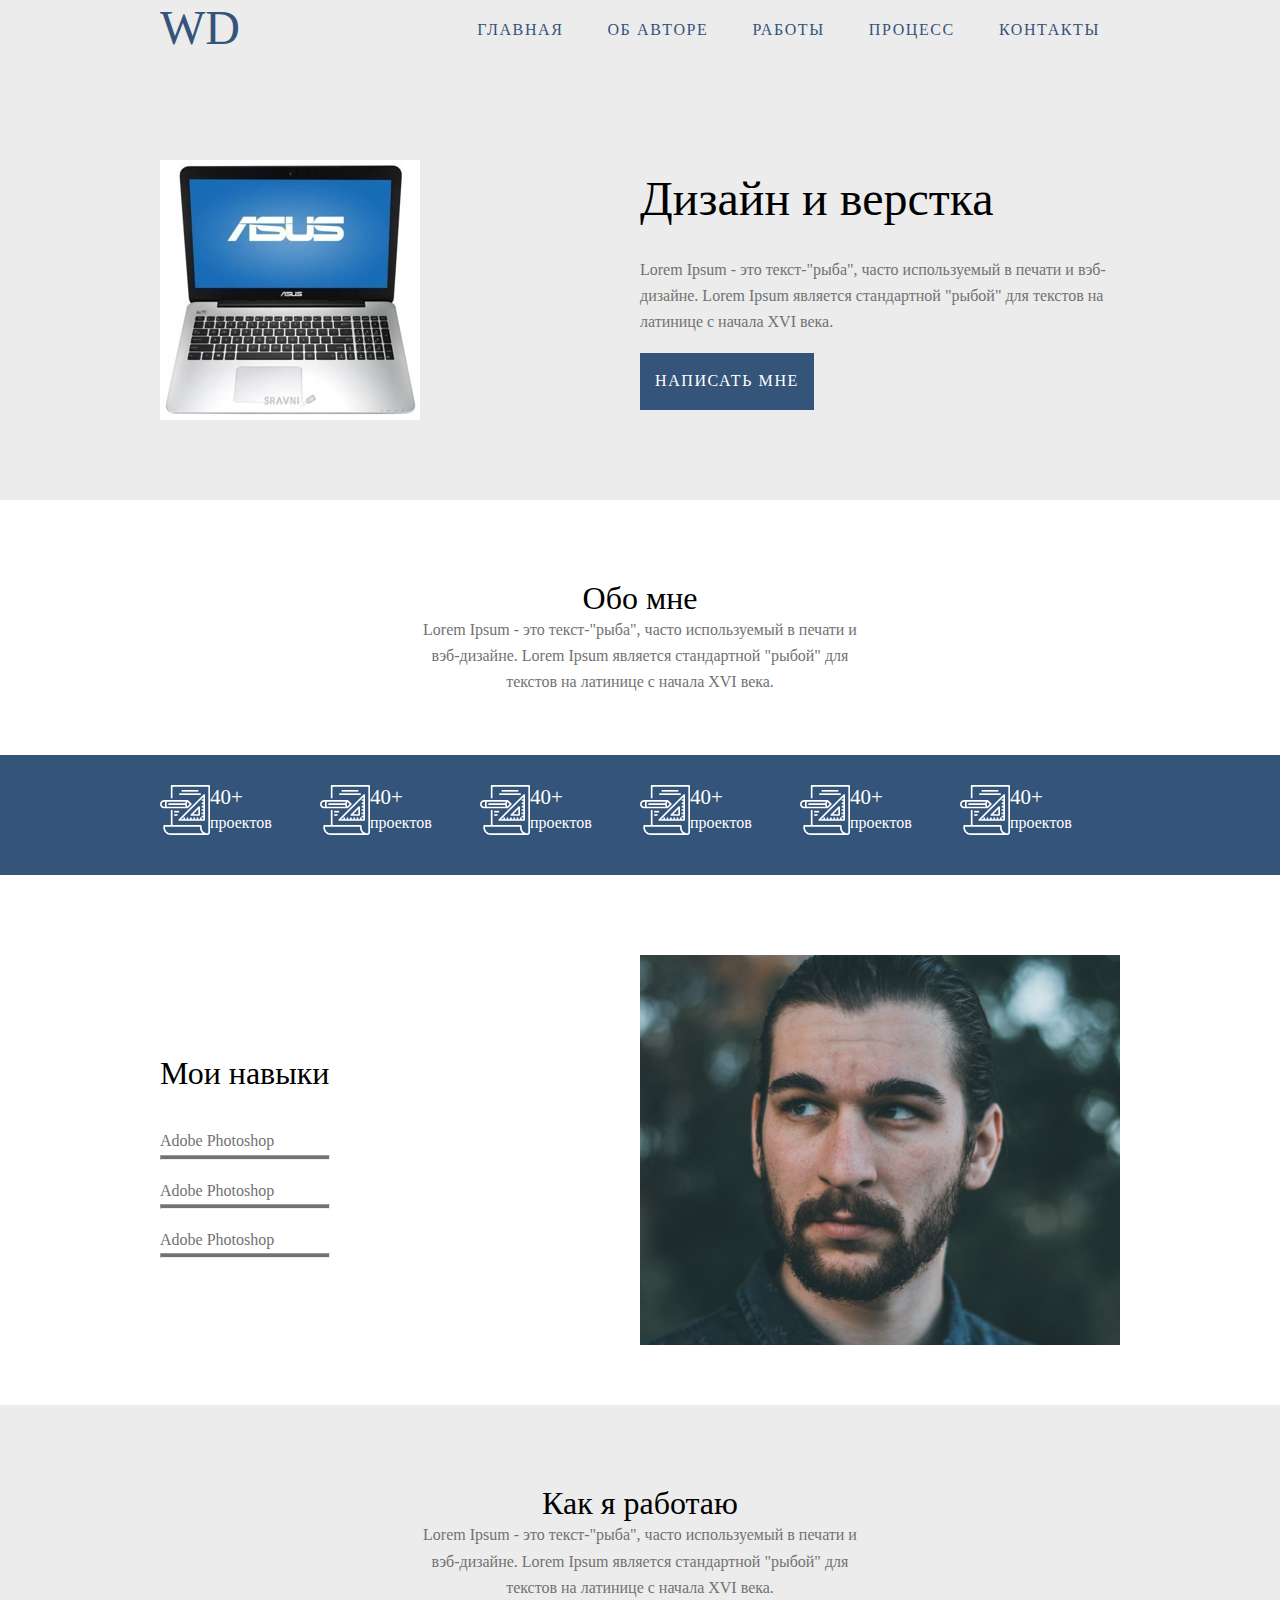
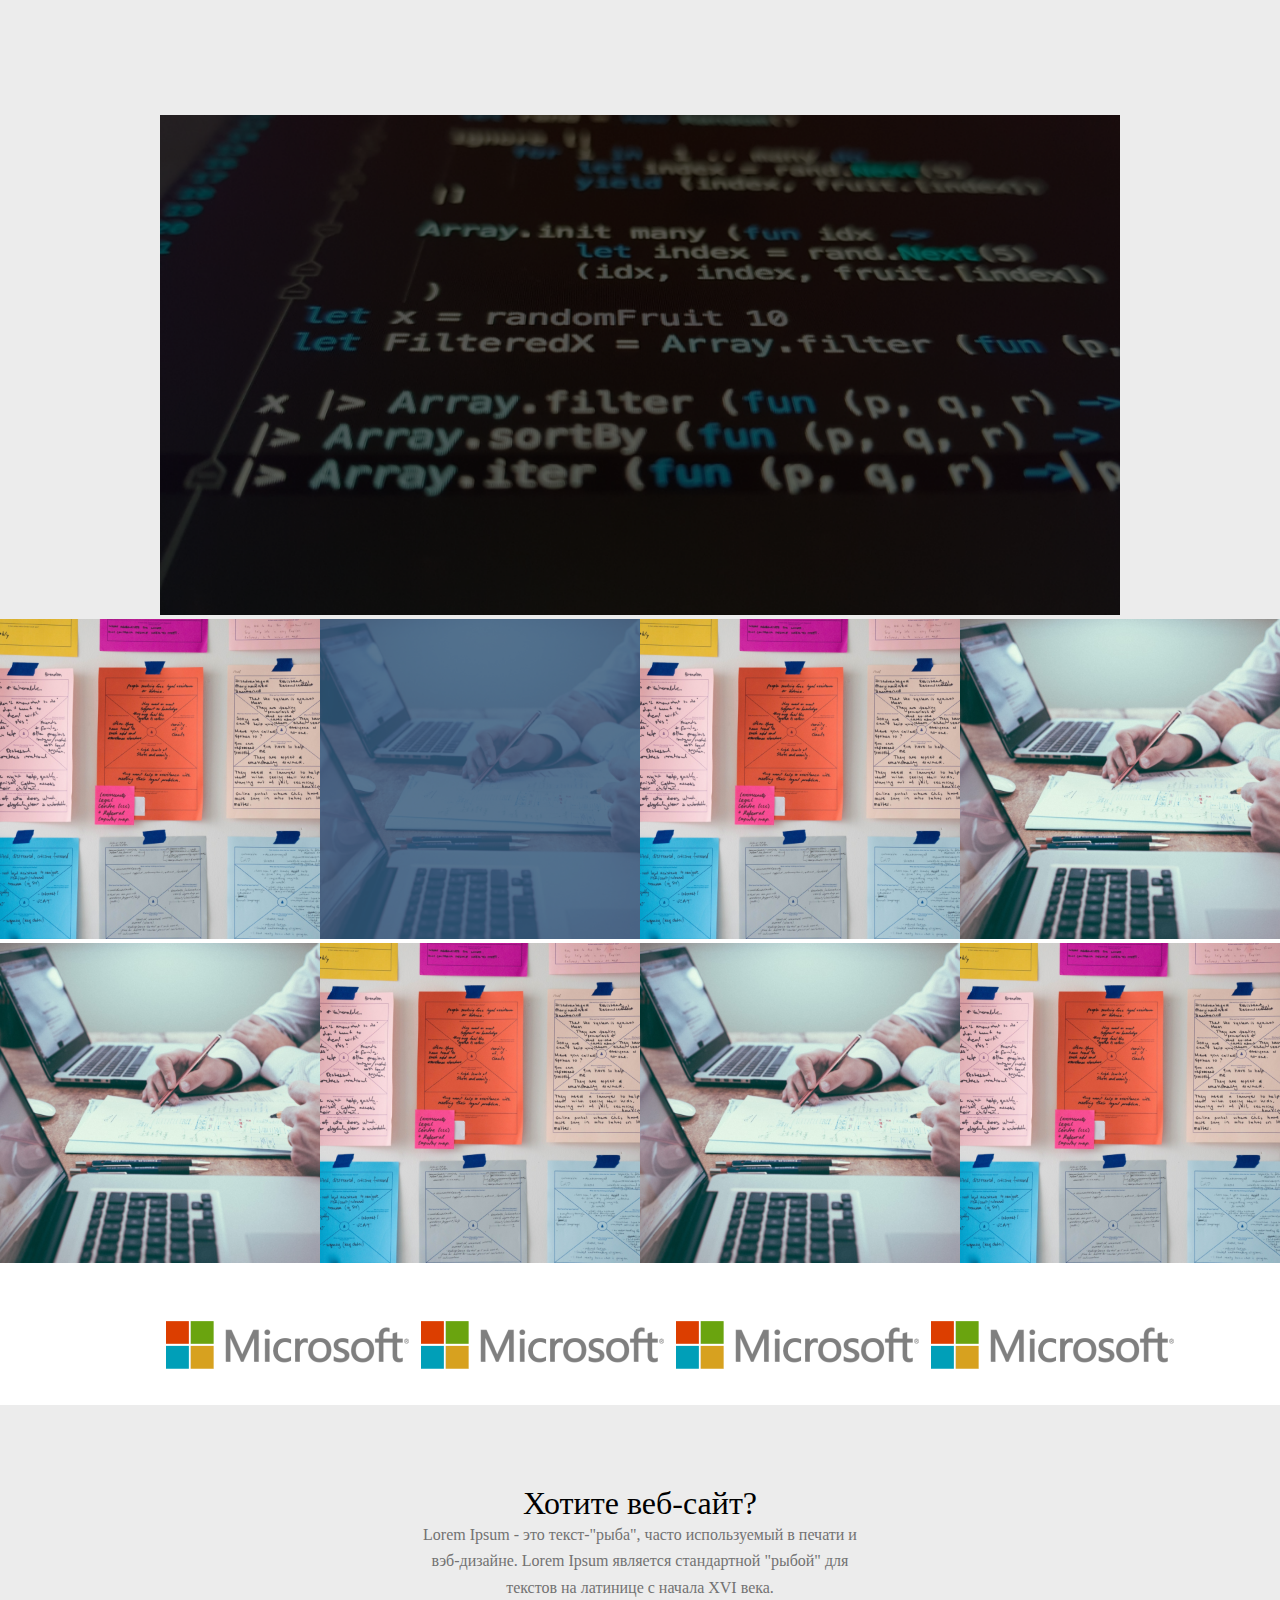
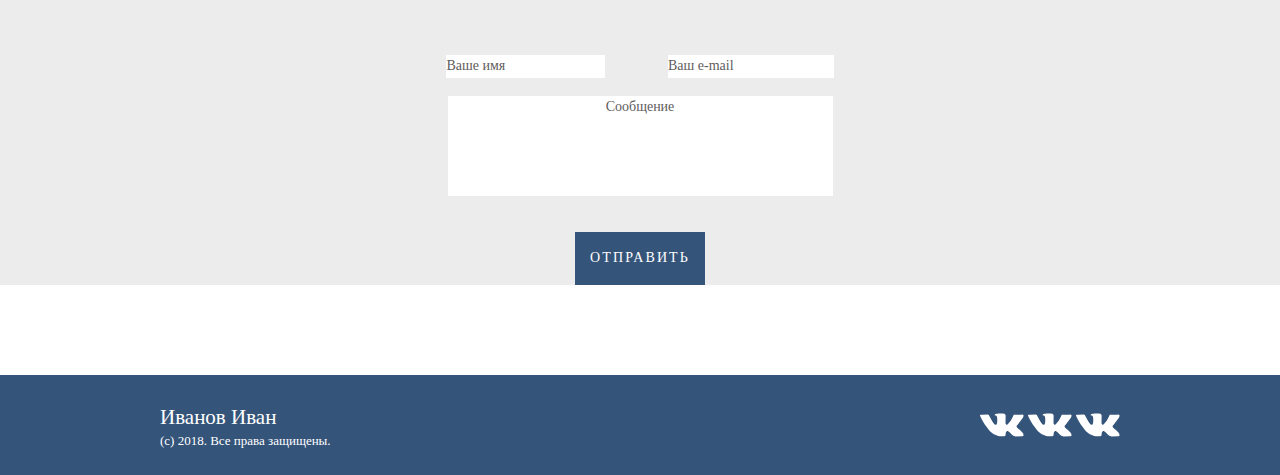
<file: li/WD/index.html>
<!DOCTYPE html>
<html lang="en">
<head>
    <meta charset="UTF-8">
    <meta http-equiv="X-UA-Compatible" content="IE=edge">
    <meta name="viewport" content="width=device-width, initial-scale=1.0">
    <link rel="stylesheet" href="./style.css">
    <title>Document</title>
</head>
<body>
    <div class="home">
        <header>
            <div class="container">
                <nav>
                    <div class="main__nav">
                        <a href="#" class="active">WD</a>
                        <ul>
                            <li><a href="#">ГЛАВНАЯ</a></li>
                            <li><a href="#">ОБ АВТОРЕ</a></li>
                            <li><a href="#">РАБОТЫ</a></li>
                            <li><a href="#">ПРОЦЕСС</a></li>
                            <li><a href="#">КОНТАКТЫ</a></li>
                        </ul> 
                    </div>
                </nav>
            </div>
        </header>
        <div class="container">
            <div class="main__header">
                <div class="main__img">
                    <img src="./asus_x555la-rhi7n10_3538771.jpg" alt="">
                </div>
                <div class="main__text">
                    <h1>Дизайн и верстка</h1> <br> 
                    <p>Lorem Ipsum - это текст-"рыба", часто используемый в печати и вэб-дизайне. Lorem Ipsum является стандартной "рыбой" для текстов на латинице с начала XVI века.</p>    <br>
                    <button>НАПИСАТЬ МНЕ</button>
                </div>
            </div>
        </div>
    </div>
    <div class="main__center">
        <div class="container">
            <div class="center__text">
                <h1>Обо мне</h1>
                <p>Lorem Ipsum - это текст-"рыба", часто используемый в печати и вэб-дизайне. Lorem Ipsum является стандартной "рыбой" для текстов на латинице с начала XVI века.</p>
            </div>
        </div>
    </div>
    <div class="main__project">
        <div class="container">
            <div class="main__pro">
                <div class="project">
                    <div class="project__img">
                        <img src="./project.svg" alt="">
                    </div>
                    <div class="project__text">
                        <h2>40+</h2>
                        <p>проектов</p>
                    </div>
                </div>
                <div class="project">
                    <div class="project__img">
                        <img src="./project.svg" alt="">
                    </div>
                    <div class="project__text">
                        <h2>40+</h2>
                        <p>проектов</p>
                    </div>
                </div>
                <div class="project">
                    <div class="project__img">
                        <img src="./project.svg" alt="">
                    </div>
                    <div class="project__text">
                        <h2>40+</h2>
                        <p>проектов</p>
                    </div>
                </div>
                <div class="project">
                    <div class="project__img">
                        <img src="./project.svg" alt="">
                    </div>
                    <div class="project__text">
                        <h2>40+</h2>
                        <p>проектов</p>
                    </div>
                </div>
                <div class="project">
                    <div class="project__img">
                        <img src="./project.svg" alt="">
                    </div>
                    <div class="project__text">
                        <h2>40+</h2>
                        <p>проектов</p>
                    </div>
                </div>
                <div class="project">
                    <div class="project__img">
                        <img src="./project.svg" alt="">
                    </div>
                    <div class="project__text">
                        <h2>40+</h2>
                        <p>проектов</p>
                    </div>
                </div>
            </div>
        </div>
    </div>
    <div class="importent">
        <div class="container">
            <div class="import">
                <div class="import__text">
                    <h1>Мои навыки</h1> <br> <br>
                    <h2>Adobe Photoshop</h2> <hr> <br>
                    <h2>Adobe Photoshop</h2> <hr> <br>
                    <h2>Adobe Photoshop</h2> <hr> 
                </div>
                <div class="import__img">
                    <img src="./Rectangle 3.png" alt="">
                </div>
            </div>
        </div>
    </div>
    <div class="ishlar">
        <div class="container">
            <div class="center__text">
                <h1>Как я работаю</h1>
                <p>Lorem Ipsum - это текст-"рыба", часто используемый в печати и вэб-дизайне. Lorem Ipsum является стандартной "рыбой" для текстов на латинице с начала XVI века.</p> <br> <br> <br>
            </div>
            <div class="center__img">
                <img src="./Rectangle 5 (1).png" alt="">
            </div>
        </div>
    </div>
    <div class="imggg">
        <div class="main__imgg">
            <div class="img">
                <img src="./Rectangle 7 (1).png" alt="">
            </div>
            <div class="img">
                <img src="./Rectangle 7.1.png" alt="">
            </div>
            <div class="img">
                <img src="./Rectangle 7 (1).png" alt="">
            </div>
            <div class="img">
                <img src="./Rectangle 7.3.png" alt="">
            </div>
        </div>
            <div class="main__imgg">
            <div class="img">
                <img src="./Rectangle 7.3.png" alt="">
            </div>
            <div class="img">
                <img src="./Rectangle 7 (1).png" alt="">
            </div>
            <div class="img">
                <img src="./Rectangle 7.3.png" alt="">
            </div>
            <div class="img">
                <img src="./Rectangle 7 (1).png" alt="">
            </div>
        </div>
    </div> <br>
    <div class="microsoft">
        <div class="container">
            <div class="main__microsoft">
                <img src="./Rectangle 9.png" alt="">
                <img src="./Rectangle 9.png" alt="">
                <img src="./Rectangle 9.png" alt="">
                <img src="./Rectangle 9.png" alt="">
            </div>
        </div>
    </div>
    <div class="footer">
        <div class="container">
            <div class="main__footer">
                <div class="center__text">
                    <h1>Хотите веб-сайт?</h1>
                    <p>Lorem Ipsum - это текст-"рыба", часто используемый в печати и вэб-дизайне. Lorem Ipsum является стандартной "рыбой" для текстов на латинице с начала XVI века.</p> <br> <br> <br>
                    <div class="email">
                        <h2>Ваше имя</h2>
                        <h3>Ваш e-mail</h3>
                    </div> <br>
                    <h4>Сообщение</h4> <br> <br>
                    <button>ОТПРАВИТЬ</button>
                </div>
            </div>
        </div>
    </div>
    <div class="button">
        <div class="container">
            <div class="main__button">
                <div class="button__text">
                    <h2>Иванов Иван</h2>
                    <p>(с) 2018. Все права защищены.</p>
                </div>
                <div class="button__icon">
                    <img src="./vk-social-network-logo.svg" alt="">
                    <img src="./vk-social-network-logo.svg" alt="">
                    <img src="./vk-social-network-logo.svg" alt="">
                </div>
            </div>
        </div>
    </div>
</body>
</html>
</file>
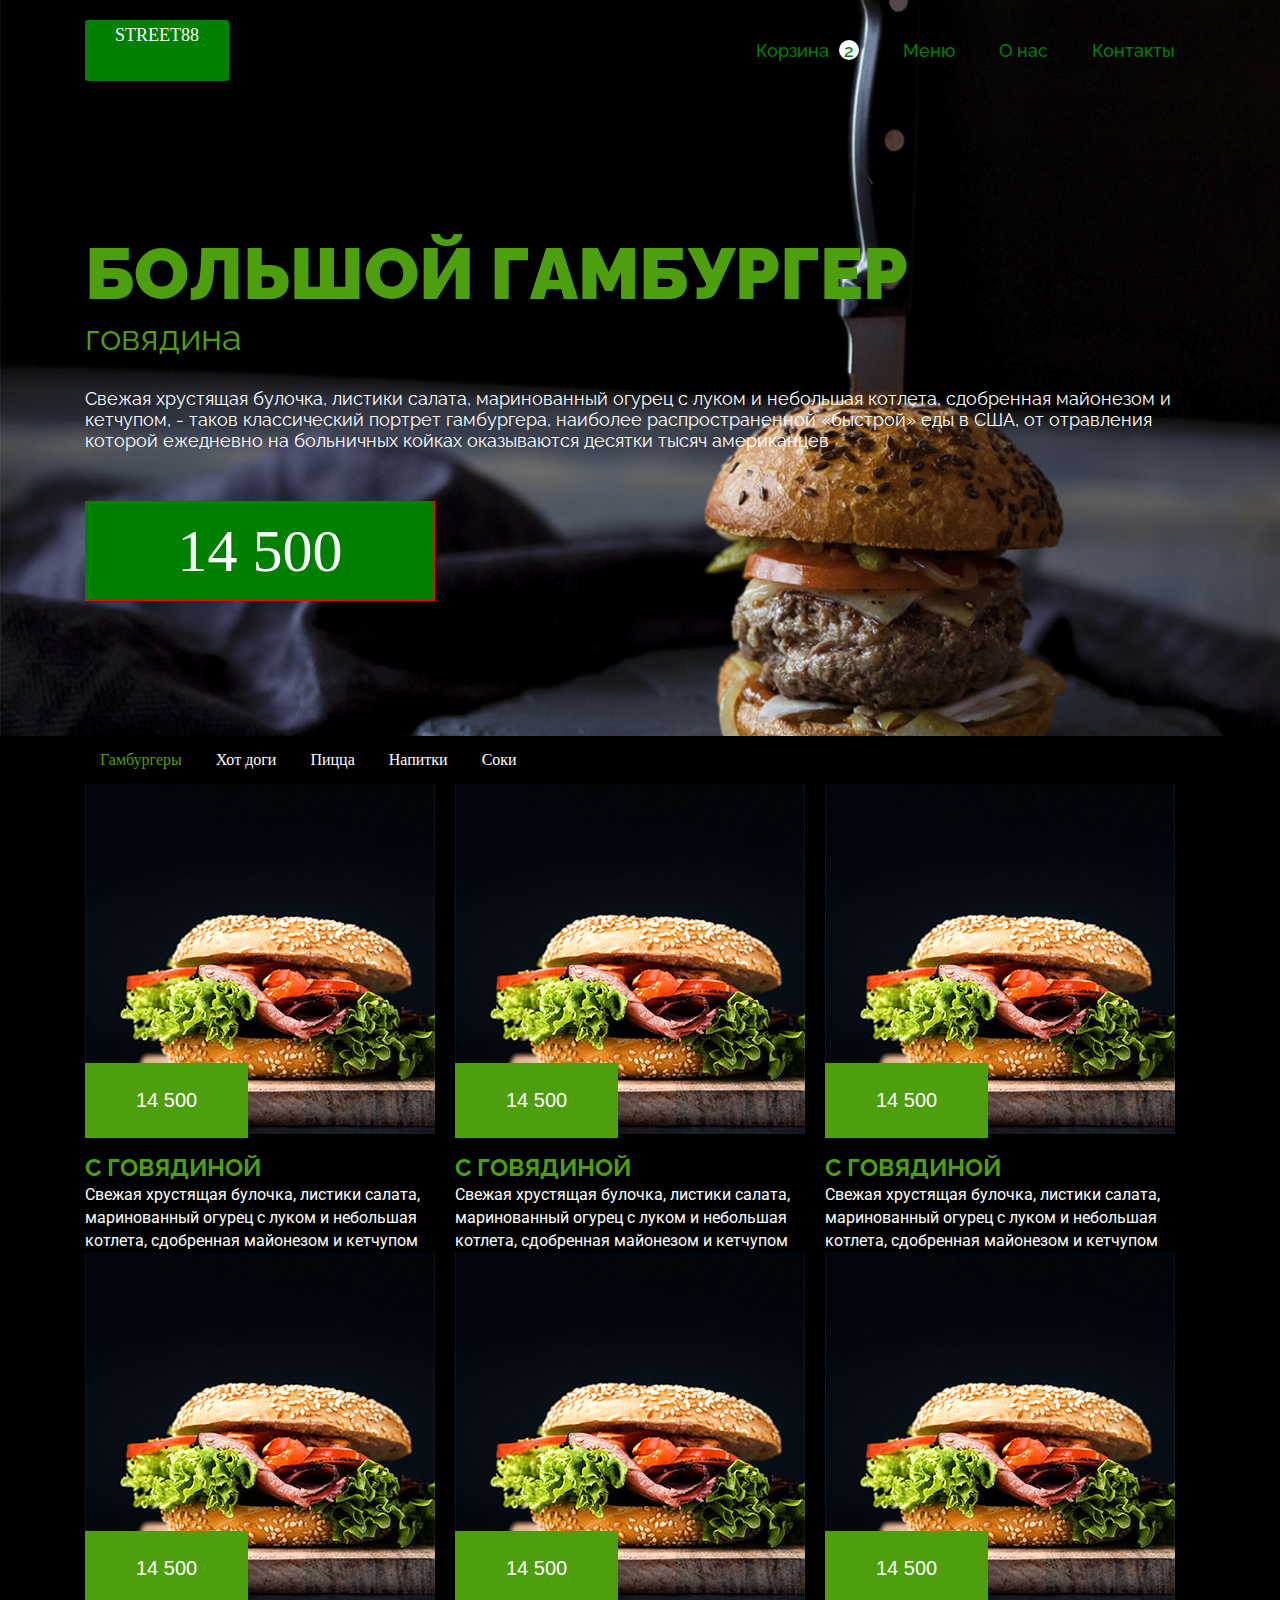
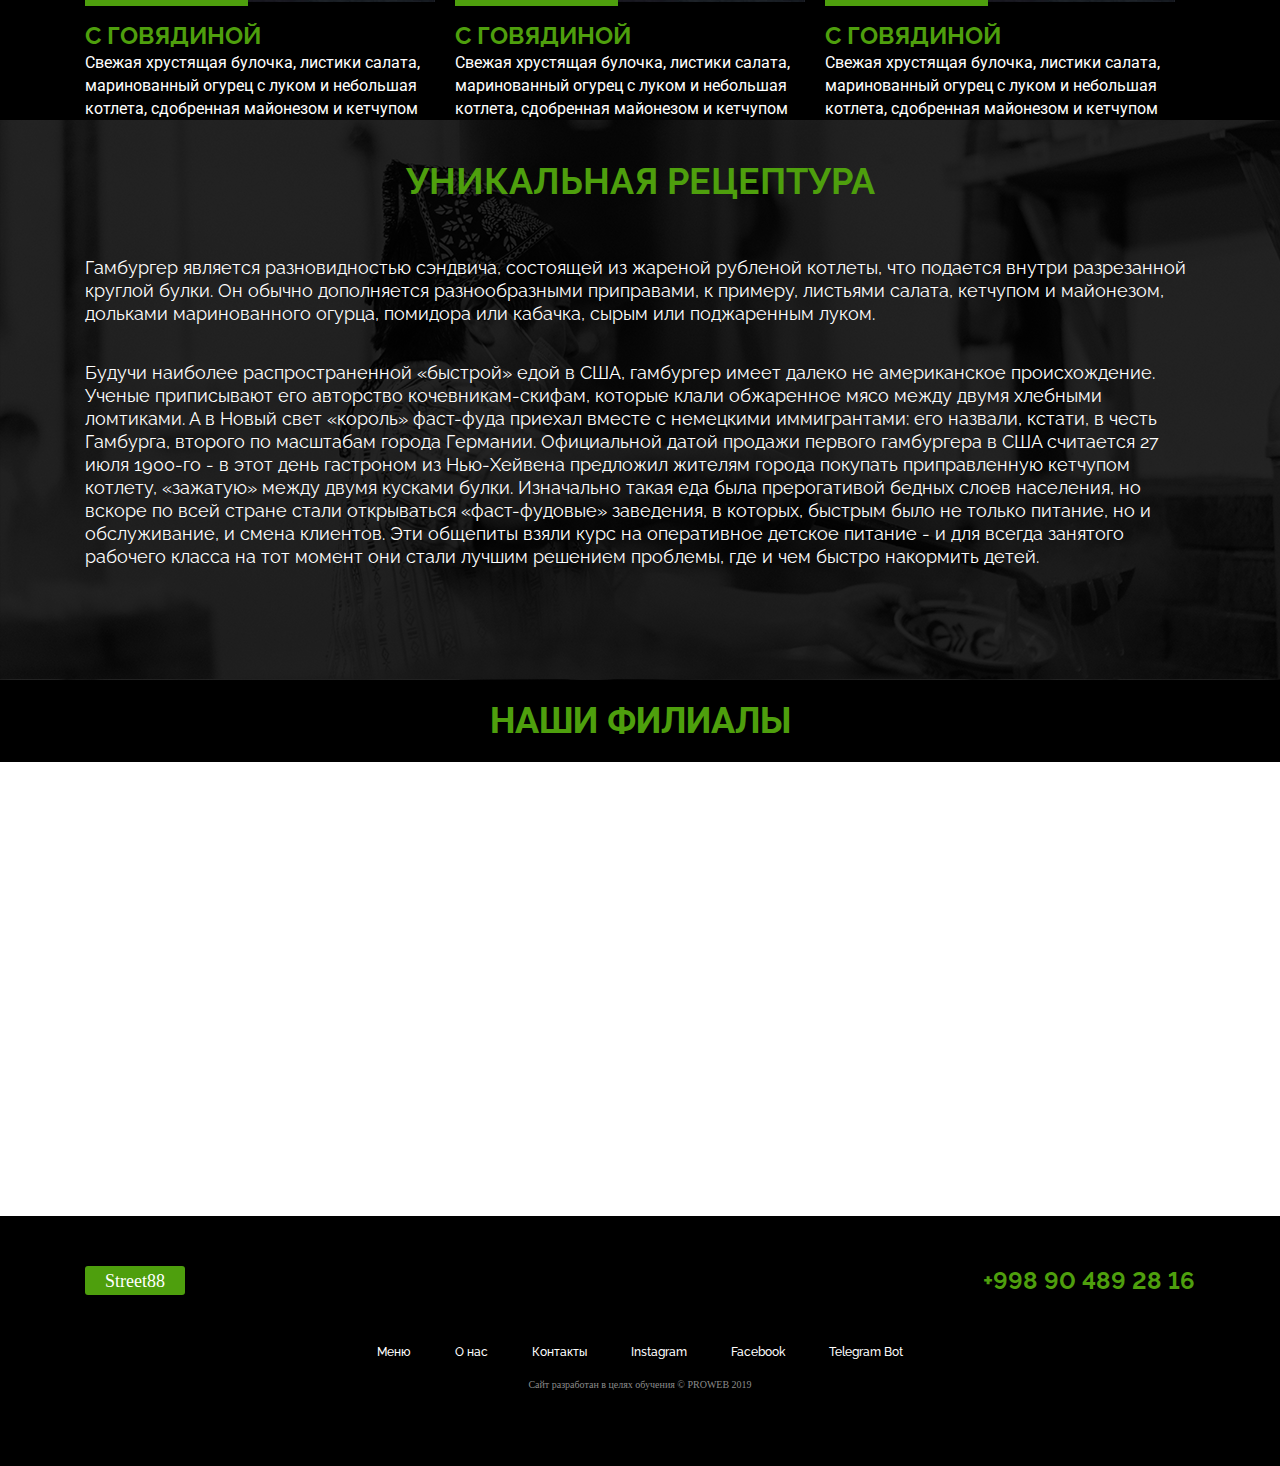
<file: li/Startup/Untitled/index.html>
<!DOCTYPE html>
<html lang="en">
<head>
    <meta charset="UTF-8">
    <meta http-equiv="X-UA-Compatible" content="IE=edge">
    <meta name="viewport" content="width=device-width, initial-scale=1.0">
    <link href="https://fonts.googleapis.com/css2?family=Belanosima&family=Dancing+Script&family=Noto+Sans+KR&family=Raleway:wght@400;500&family=Roboto&display=swap" rel="stylesheet">
    <link rel="stylesheet" href="./style.css">
    <title>Document</title>
</head>
<body>  
    <header>
        <div class="comfort">
            <nav>
                <a href="#" class="logo">Street88</a>
                <ul>
                    <li><a href="#">Корзина<span>2</span></a></li>
                    <li><a href="#">Меню</a></li>
                    <li><a href="#">О нас</a></li>
                    <li><a href="#">Контакты</a></li>
                </ul>
            </nav>

            <div class="header__bc">
                <h1>Большой гамбургер</h1>
                <h2>говядина</h2>
                <p class="once">Свежая хрустящая булочка, листики салата, маринованный огурец с луком и небольшая котлета, сдобренная майонезом и кетчупом, - таков классический портрет гамбургера, наиболее распространенной «быстрой» еды в США, от отравления которой ежедневно на больничных койках оказываются десятки тысяч американцев</p>
                <p class="second">14 500</p>
            </div>
        </div>
    </header>
    <main> 
        <div class="comfort">
            <ul>
                <li><a href="#" class="active">Гамбургеры </a></li>
                <li><a href="#">Хот доги</a></li>
                <li><a href="#">Пицца</a></li>
                <li><a href="#">Напитки</a></li>
                <li><a href="#">Соки</a></li>
            </ul>
            <section>
                <div class="main__cards">
                    <div class="main__card">
                        <div class="main__img">
                            <img src="./img/gamburger__header.png" alt="">
                            <button>14 500</button>
                        </div>
                        <div class="main__text">
                            <h2>C  ГОВЯДИНОЙ</h2>
                            <p>Свежая хрустящая булочка, листики салата, маринованный огурец с луком и небольшая котлета, сдобренная майонезом и кетчупом</p>
                        </div>
                    </div>
                    <div class="main__card">
                        <div class="main__img">
                            <img src="./img/gamburger__header.png" alt="">
                            <button>14 500</button>
                        </div>
                        <div class="main__text">
                            <h2>C  ГОВЯДИНОЙ</h2>
                            <p>Свежая хрустящая булочка, листики салата, маринованный огурец с луком и небольшая котлета, сдобренная майонезом и кетчупом</p>
                        </div>
                    </div>
                    <div class="main__card">
                        <div class="main__img">
                            <img src="./img/gamburger__header.png" alt="">
                            <button>14 500</button>
                        </div>
                        <div class="main__text">
                            <h2>C  ГОВЯДИНОЙ</h2>
                            <p>Свежая хрустящая булочка, листики салата, маринованный огурец с луком и небольшая котлета, сдобренная майонезом и кетчупом</p>
                        </div>
                    </div>
                    <div class="main__card">
                        <div class="main__img">
                            <img src="./img/gamburger__header.png" alt="">
                            <button>14 500</button>
                        </div>
                        <div class="main__text">
                            <h2>C  ГОВЯДИНОЙ</h2>
                            <p>Свежая хрустящая булочка, листики салата, маринованный огурец с луком и небольшая котлета, сдобренная майонезом и кетчупом</p>
                        </div>
                    </div>
                    <div class="main__card">
                        <div class="main__img">
                            <img src="./img/gamburger__header.png" alt="">
                            <button>14 500</button>
                        </div>
                        <div class="main__text">
                            <h2>C  ГОВЯДИНОЙ</h2>
                            <p>Свежая хрустящая булочка, листики салата, маринованный огурец с луком и небольшая котлета, сдобренная майонезом и кетчупом</p>
                        </div>
                    </div>
                    <div class="main__card">
                        <div class="main__img">
                            <img src="./img/gamburger__header.png" alt="">
                            <button>14 500</button>
                        </div>
                        <div class="main__text">
                            <h2>C  ГОВЯДИНОЙ</h2>
                            <p>Свежая хрустящая булочка, листики салата, маринованный огурец с луком и небольшая котлета, сдобренная майонезом и кетчупом</p>
                        </div>
                    </div>
                
                </div>
            </section>
        </div>
    </main>
    <div class="center__tags">
        <div class="comfort">
            <h2>Уникальная рецептура</h2> <br> <br> <br>
            <p>Гамбургер является разновидностью сэндвича, состоящей из жареной рубленой котлеты, что подается внутри разрезанной круглой булки. Он обычно дополняется разнообразными приправами, к примеру, листьями салата, кетчупом и майонезом, дольками маринованного огурца, помидора или кабачка, сырым или поджаренным луком.</p> <br> <br> 
            <p>Будучи наиболее распространенной «быстрой» едой в США, гамбургер имеет далеко не американское происхождение. Ученые приписывают его авторство кочевникам-скифам, которые клали обжаренное мясо между двумя хлебными ломтиками. А в Новый свет «король» фаст-фуда приехал вместе с немецкими иммигрантами: его назвали, кстати, в честь Гамбурга, второго по масштабам города Германии. Официальной датой продажи первого гамбургера в США считается 27 июля 1900-го - в этот день гастроном из Нью-Хейвена предложил жителям города покупать приправленную кетчупом котлету, «зажатую» между двумя кусками булки. Изначально такая еда была прерогативой бедных слоев населения, но вскоре по всей стране стали открываться «фаст-фудовые» заведения, в которых, быстрым было не только питание, но и обслуживание, и смена клиентов. Эти общепиты взяли курс на оперативное детское питание - и для всегда занятого рабочего класса на тот момент они стали лучшим решением проблемы, где и чем быстро накормить детей.</p>
        </div>
    </div>
    <div class="bold__line">
        <div class="comfort">
            <h2>Наши филиалы</h2>
        </div>
    </div>
    <div class="maps">
            <iframe src="https://www.google.com/maps/embed?pb=!1m18!1m12!1m3!1d3051.260881869214!2d67.82328607530107!3d40.114189273998576!2m3!1f0!2f0!3f0!3m2!1i1024!2i768!4f13.1!3m3!1m2!1s0x38b295978fbea4c5%3A0x2b76244284308efa!2sTeamit%20Academy!5e0!3m2!1sru!2s!4v1690135143416!5m2!1sru!2s" width="600" height="450" style="border:0;" allowfullscreen="" loading="lazy" referrerpolicy="no-referrer-when-downgrade"></iframe>
    </div>
    <div class="footer">
        <div class="comfort">
            <div class="e">
                <div class="q">Street88</div>
                <div class="w">+998 90 489 28 16</div>
            </div>
            <ul>
                <li><a href="#">Меню</a></li>
                <li><a href="#">О нас</a></li>
                <li><a href="#">Контакты</a></li>
                <li><a href="#">Instagram</a></li>
                <li><a href="#">Facebook</a></li>
                <li><a href="#">Telegram Bot</a></li>
            </ul>
            <div class="small__text">Сайт разработан в целях обучения © PROWEB 2019</div>
        </div>
    </div>
</body>
</html
</file>
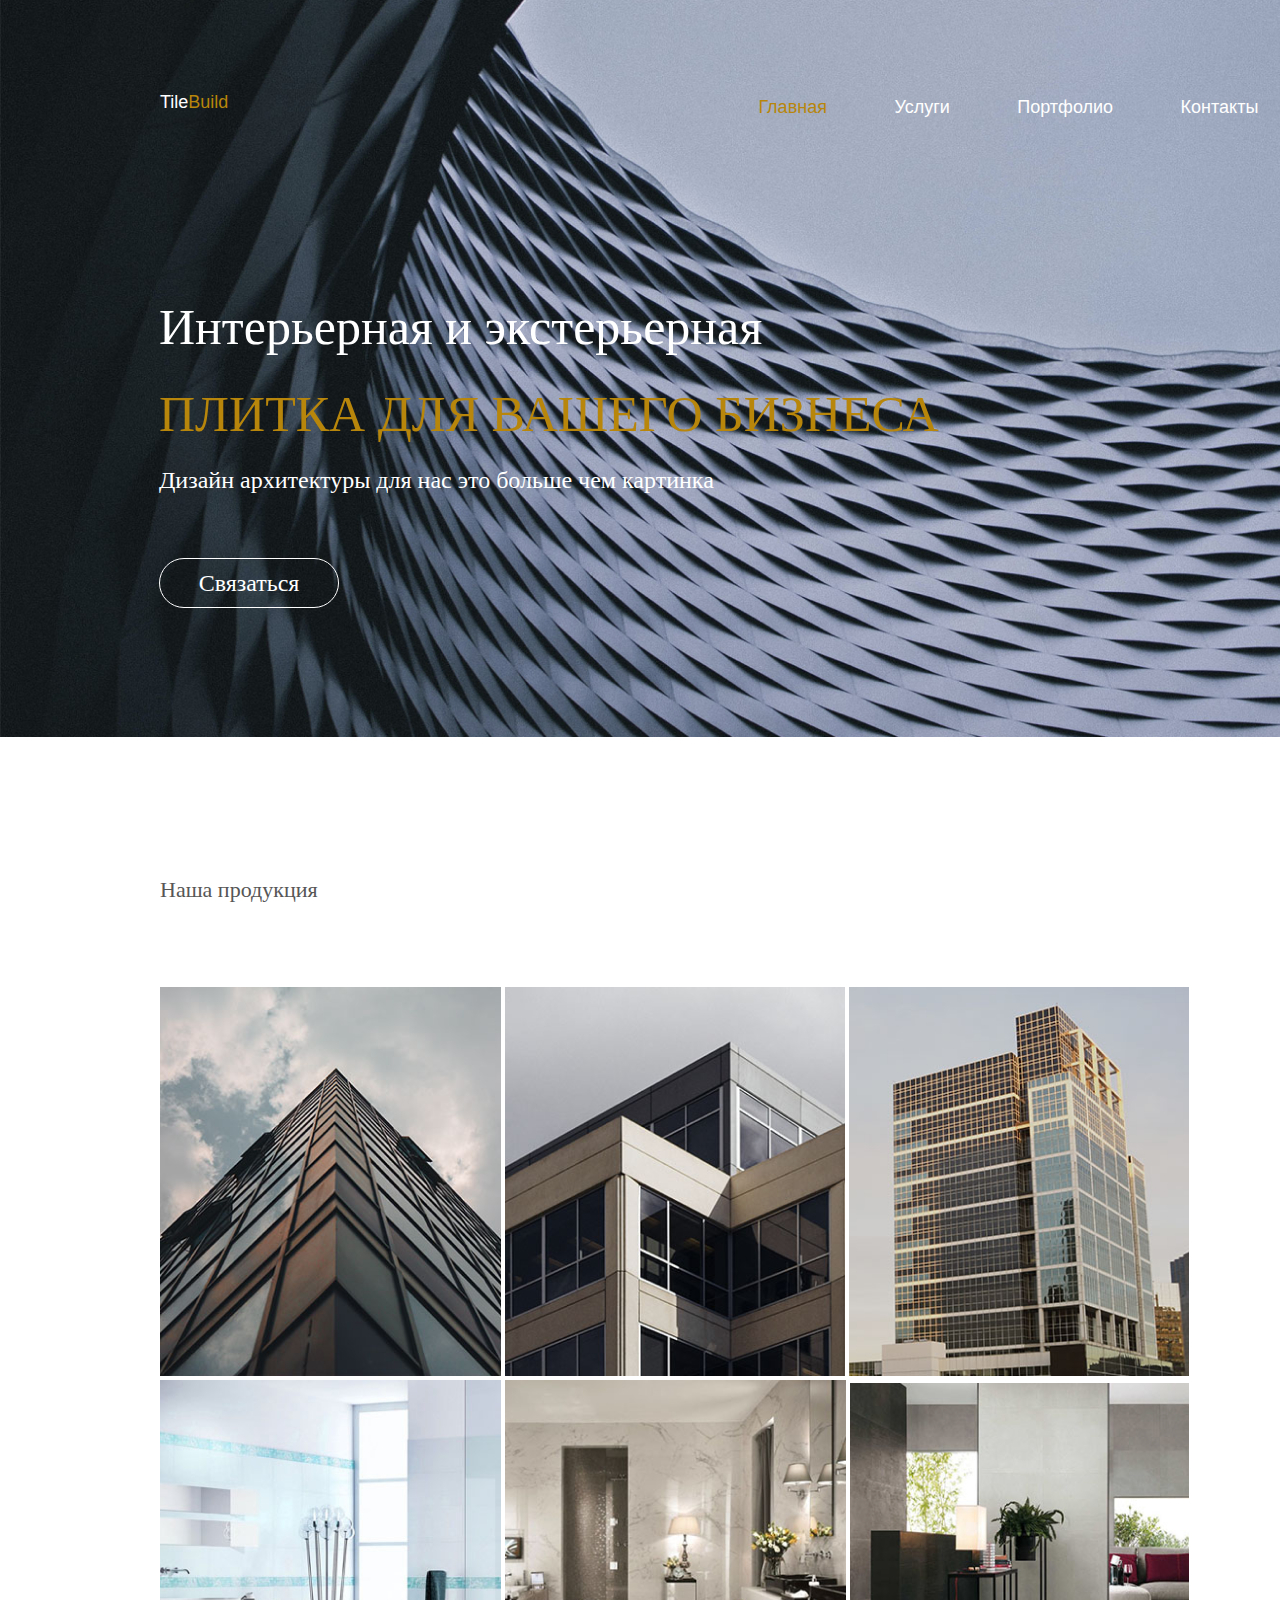
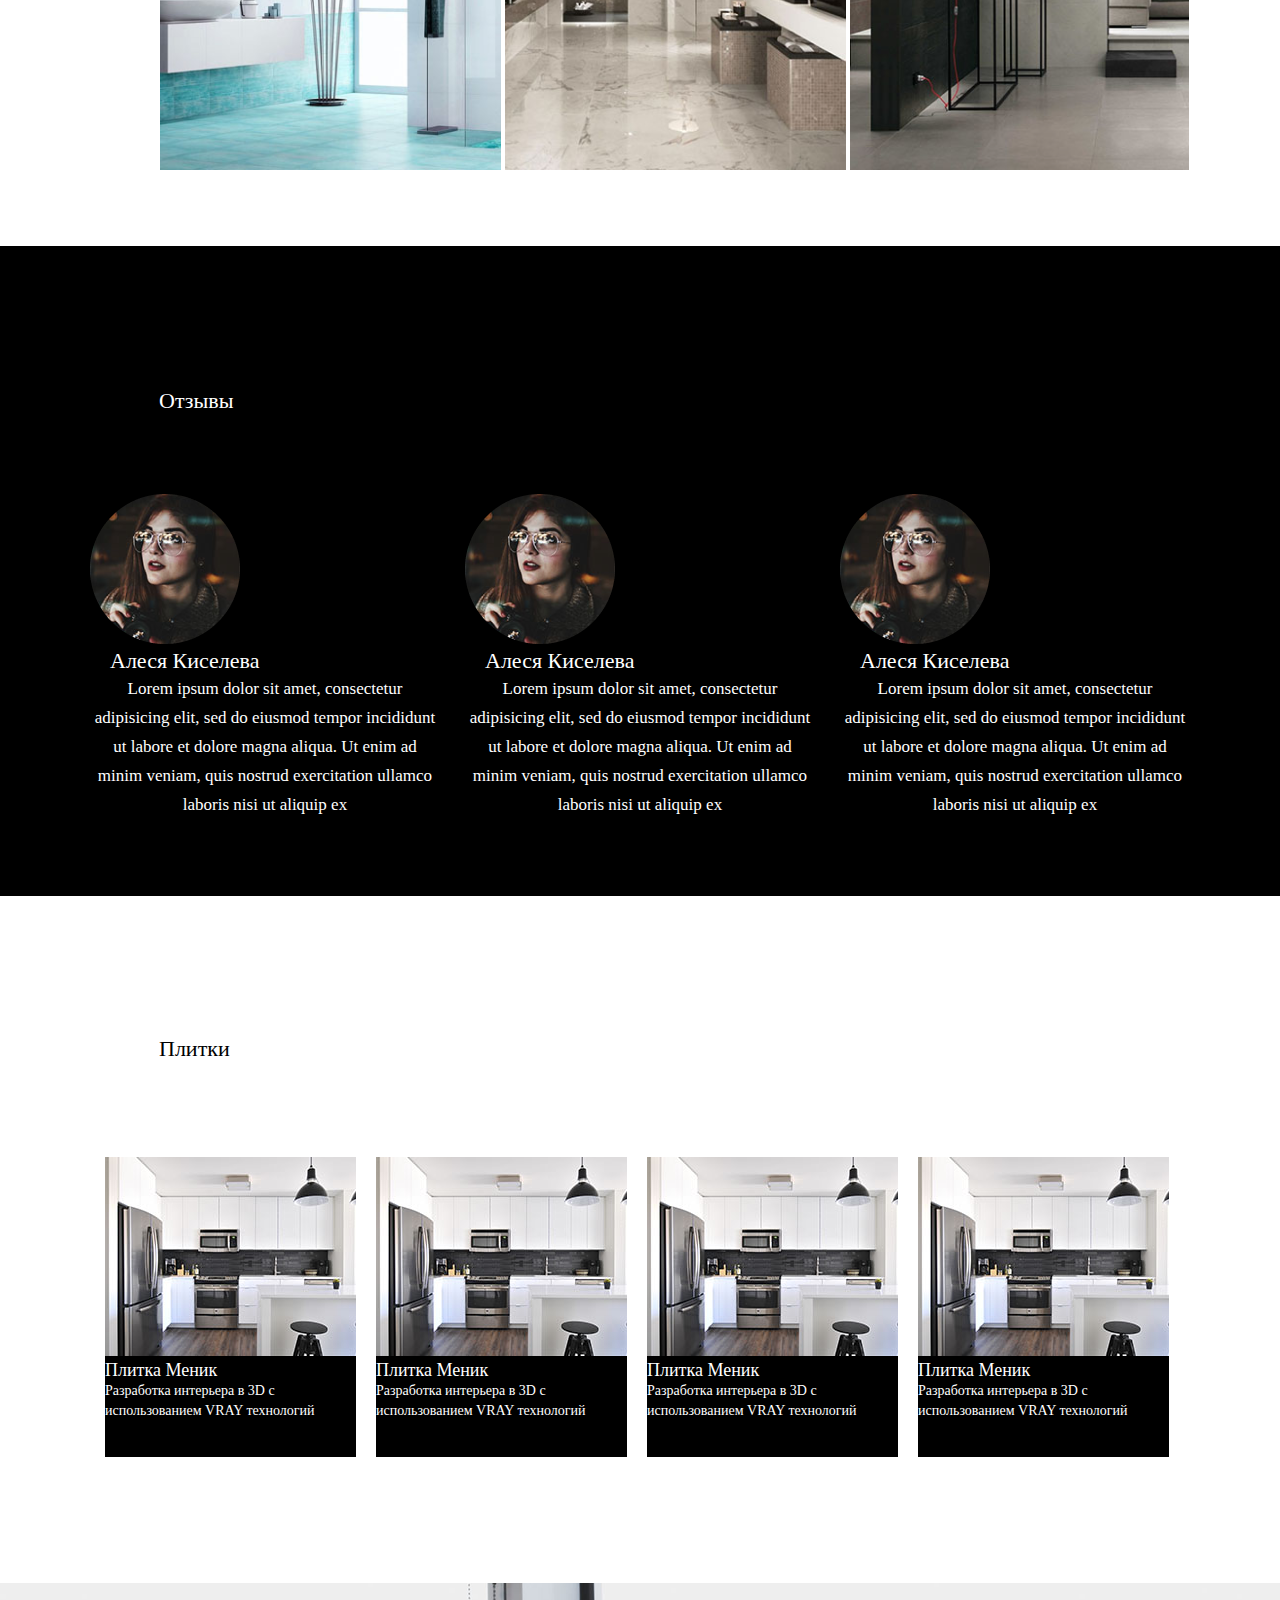
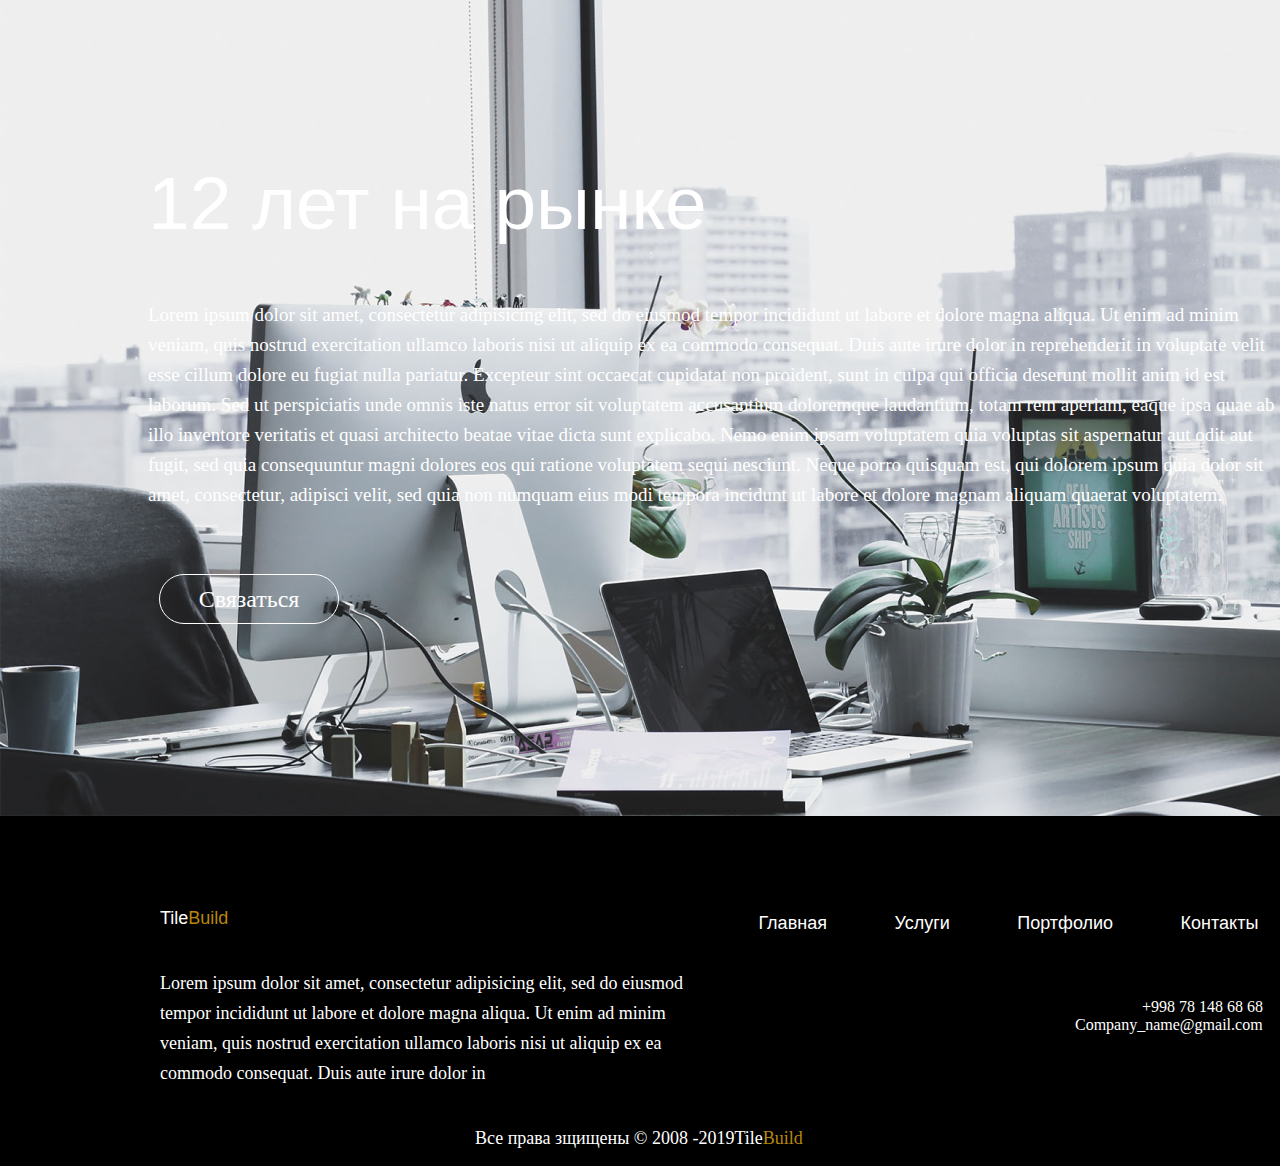
<file: li/Plidki/plidki.html>
<!DOCTYPE html>
<html lang="en">
<head>
    <meta charset="UTF-8">
    <meta http-equiv="X-UA-Compatible" content="IE=edge">
    <meta name="viewport" content="width=device-width, initial-scale=1.0">
    <link rel="stylesheet" href="./style.css">
    <title>Document</title>
</head>
<body>
    <header>
        <nav>
            <div class="logo">
                <p class="id">Tile</p>
                <p class="i">Build</p>
                <div class="menu">
                    <p class="w">Главная</p>
                    <p class="q">Услуги</p>
                    <p class="q">Портфолио</p>
                    <p class="q">Контакты</p>
                </div>
            </div>
            <div class="main">
                <h1>Интерьерная и экстерьерная</h1>
                <h2>ПЛИТКА ДЛЯ ВАШЕГО БИЗНЕСА</h2>
                <h3>Дизайн архитектуры для нас это больше чем картинка</h3>
                <button>Связаться</button>
            </div>
        </nav>
    </header>
    <div class="e">Наша продукция</div>
    <div class="r">
        <div class="t">
            <img src="./callum-wale-756055-unsplash.png" alt="">
            <img src="./matt-reames-1199594-unsplash.png" alt="">
            <img src="./michael-moloney-62696-unsplash.png" alt="">
            <img src="./Слой 1.png" alt="">
            <img src="./gljancevaja-matovaja (1).png" alt="">
            <img src="./Обои на рабочий стол 1920x1080.png" alt="">
        </div>
    </div> <br> <br> <br> <br>
    <div class="y">
        <p class="u">Отзывы</p>
        <div class="o">
            <div class="a">
                <img src="./Ellipse 1.png" alt="">
                <p class="s">Алеся Киселева</p>
                <p class="d">Lorem ipsum dolor sit amet, consectetur adipisicing elit, sed do eiusmod tempor incididunt ut labore et dolore magna aliqua. Ut enim ad minim veniam, quis nostrud exercitation ullamco laboris nisi ut aliquip ex </p>
            </div>
            <div class="a">
                <img src="./Ellipse 1.png" alt="">
                <p class="s">Алеся Киселева</p>
                <p class="d">Lorem ipsum dolor sit amet, consectetur adipisicing elit, sed do eiusmod tempor incididunt ut labore et dolore magna aliqua. Ut enim ad minim veniam, quis nostrud exercitation ullamco laboris nisi ut aliquip ex </p>
            </div>
            <div class="a">
                <img src="./Ellipse 1.png" alt="">
                <p class="s">Алеся Киселева</p>
                <p class="d">Lorem ipsum dolor sit amet, consectetur adipisicing elit, sed do eiusmod tempor incididunt ut labore et dolore magna aliqua. Ut enim ad minim veniam, quis nostrud exercitation ullamco laboris nisi ut aliquip ex </p>
            </div>
        </div>
    </div>
    <div class="f">Плитки</div>
    <div class="g">
        <div class="h">
            <img src="./naomi-hebert-188443-unsplash (1).png" alt="">
            <h3>Плитка Меник</h3>
            <p>Разработка интерьера
                в 3D c использованием
                VRAY технологий</p>
        </div>
        <div class="h">
            <img src="./naomi-hebert-188443-unsplash (1).png" alt="">
            <h3>Плитка Меник</h3>
            <p>Разработка интерьера
                в 3D c использованием
                VRAY технологий</p>
        </div>
        <div class="h">
            <img src="./naomi-hebert-188443-unsplash (1).png" alt="">
            <h3>Плитка Меник</h3>
            <p>Разработка интерьера
                в 3D c использованием
                VRAY технологий</p>
        </div>
        <div class="h">
            <img src="./naomi-hebert-188443-unsplash (1).png" alt="">
            <h3>Плитка Меник</h3>
            <p>Разработка интерьера
                в 3D c использованием
                VRAY технологий</p>
        </div>
    </div> <br> <br> <br> <br> <br> <br> <br>
    <div class="men">
        <div class="k">
            <div class="c">12 лет на рынке</div>
        </div> <br> <br> <br>
        <p>Lorem ipsum dolor sit amet, consectetur adipisicing elit, sed do eiusmod tempor incididunt ut labore et dolore magna aliqua. Ut enim ad minim veniam, quis nostrud exercitation ullamco laboris nisi ut aliquip ex ea commodo consequat. Duis aute irure dolor in reprehenderit in voluptate velit esse cillum dolore eu fugiat nulla pariatur. Excepteur sint occaecat cupidatat non proident, sunt in culpa qui officia deserunt mollit anim id est laborum. Sed ut perspiciatis unde omnis iste natus error sit voluptatem accusantium doloremque laudantium, totam rem aperiam, eaque ipsa quae ab illo inventore veritatis et quasi architecto beatae vitae dicta sunt explicabo. Nemo enim ipsam voluptatem quia voluptas sit aspernatur aut odit aut fugit, sed quia consequuntur magni dolores eos qui ratione voluptatem sequi nesciunt. Neque porro quisquam est, qui dolorem ipsum quia dolor sit amet, consectetur, adipisci velit, sed quia non numquam eius modi tempora incidunt ut labore et dolore magnam aliquam quaerat voluptatem.</p>
        <button>Связаться</button>
    </div>
    <div class="m">
        <div class="logo">
            <p class="id">Tile</p>
            <p class="i">Build</p>
            <div class="menu">
                <p class="q">Главная</p>
                <p class="q">Услуги</p>
                <p class="q">Портфолио</p>
                <p class="q">Контакты</p>
            </div>
        </div>
        <div class="mil">
            <p class="text">Lorem ipsum dolor sit amet, consectetur adipisicing elit, sed do eiusmod tempor incididunt ut labore et dolore magna aliqua. Ut enim ad minim veniam, quis nostrud exercitation ullamco laboris nisi ut aliquip ex ea commodo consequat. Duis aute irure dolor in </p>
            <div class="n">
                <p class="sa">+998 78 148 68 68</p>
                <p>Company_name@gmail.com</p>
            </div>
        </div>
        <div class="kl">
            <div class="op">Все права зщищены © 2008 -2019</div>
            <div class="lk">Tile<b>Build</b></div>
        </div>
    </div>
    
</body>
</html>
</file>
<file: style.css>
* {
        padding: 0;
        margin: 0;
        box-sizing: border-box;
        list-style: none;
        text-decoration: none;
    }

    .container {
        max-width: 1140px;
        width: 100%;
        padding: 0px 15px;
        margin: auto;
    }

    .btn {
        border: none;
        background: none;
        transition: border 1s;
    }

    .btn .fa-moon {
        color: white;
        transition: all 1s;
        border: 3px solid white;
        border-radius: 5px;
        margin-bottom: 5px;
    }

    .btn .fa-moon:hover {
        border-radius: 30px;
        background-color: green;
    }

    .fa-bars {
        transition: border 1s;
        transition: all 1s;
        border: 3px solid white;
    }

    .fa-bars:hover {
        border-radius: 30px;
        background-color: green;
    }

    .nav {
        display: flex;
        flex-wrap: wrap;
        justify-content: space-around;
        background-color: black;
        border-bottom-right-radius: 15px;
        border-bottom-left-radius: 15px;
        color: white;
        padding: 15px 0px;
        position: fixed;
        width: 100%;
    }

    .nav .nav__menu a {
        color: white;
        padding: 10px;
        font-size: 20px;
        transition: all 1s;
        border: 3px solid white;
        border-radius: 5px;
        display: inline-block;
        margin-bottom: 5px;
    }

    .nav .nav__menu a:hover {
        border-radius: 30px;
        background-color: green;
    }

    .nav__menu {
        position: absolute;
        top: 90px;
        right: 10px;
        background-color: black;
        width: 125px;
        text-align: center;
        border-radius: 20px;
    }

    .fa-solid {
        padding: 10px;
        font-size: 20px;
    }

    .logo {
        color: white;
        padding: 10px;
        font-size: 20px;
        font-weight: 1000;
        transition: all 1s;
        border: 3px solid white;
        border-radius: 5px;
        transition: all 1s;
        border: 3px solid white;
        border-radius: 5px;
    }

    .logo:hover {
        border-radius: 30px;
        background-color: green;
    }

    .hide {
        display: none;
    }


    @media screen and (min-width: 680px) {
        .fa-bars {
            display: none;
        }

        .nav__menu {
            display: block;
            position: static;
            width: auto;
        }

        .nav__menu a {
            display: inline-block;
            text-align: center;
        }
    }

    nav .nav__menu a {
        color: white;
    }

    header .header__main {
        /* border: 1px solid red; */
        max-width: 1000px;
        display: grid;
        grid-template-columns: auto auto;
        justify-content: space-between;
        align-items: center;
    }


    @media (max-width:550px) {
        header .header__main {
            grid-template-columns: auto;
            text-align: center;
        }
    }

    header .header__main__img img {
        width: 243px;
        height: 243px;
        border-radius: 50%;
    }

    .main__text {
        margin-left: 20px;
    }

    header .header__main__text h1 {
        font-size: 44px;
        font-style: normal;
        font-weight: 700;
        font-family: 'Edu SA Beginner', cursive;
    }

    header .header__main__text p {
        color: #21243D;
        font-family: Heebo;
        font-size: 16px;
        font-style: normal;
        font-weight: 400;
        line-height: normal;
        font-family: 'Edu SA Beginner', cursive;
    }

    .header__main__text button {
        background-color: crimson;
        padding: 20px;
        border: 1px solid crimson;
        color: white;
    }

    /* .fa-arrow-up {
        position: fixed;
        bottom: 40px;
        right: 40px;
        font-size: 40px;
        color: white;
        width: 50px;
        height: 40px;
        background-color: black;
        border-radius: 50%;
        text-align: center;
    } */

    .oxirgilar {
        /* border: 1px solid red; */
        display: flex;
        justify-content: space-between;
    }

    .oxirgilar h1 {
        color: #21243D;
        font-family: Heebo;
        font-size: 22px;
        font-style: normal;
        font-weight: 400;
        line-height: 60px;
        font-family: 'Roboto', sans-serif;
    }

    .oxirgilar h2 {
        padding-top: 20px;
        color: #00A8CC;
        text-align: right;
        font-family: Heebo;
        font-size: 16px;
        font-style: normal;
        font-weight: 400;
        line-height: normal;
        font-family: 'Roboto', sans-serif;
    }

    .recent__posts {
        background-color: #daf3fa;
        border-radius: 90px;
        height: 400px;
        display: grid;
    }

    @media(max-width:905px) {
        .recent__posts {
            height: 900px;
        }
    }

    .foydali {
        display: grid;
        grid-template-columns: repeat(3, 1fr);
        /* border: 1px solid red; */
        width: 100%;
        margin: auto;
    }

    @media(max-width:905px) {
        .foydali {
            grid-template-columns: repeat(2, 1fr);
            margin-top: 20px;
            justify-content: center;
        }
    }

    @media(max-width:775px) {
        .foydali {
            grid-template-columns: repeat(1, 1fr);
            justify-content: center;
        }
    }

    .foydalanish {
        border: 3px solid black;
        max-width: 360px;
        background-color: white;
        border-radius: 30px;
        margin: auto;
        height: 220px;
        justify-content: space-between;
    }

    .foyda {
        text-align: center;
        max-width: 374px;
        /* border: 1px solid red; */
        padding-top: 10px;
    }

    .foydalanish h1 {
        color: #21243D;
        font-family: Heebo;
        font-size: 26px;
        font-style: normal;
        font-weight: 700;
        line-height: normal;
        font-family: 'Edu SA Beginner', cursive;
    }

    .foydalanish h2 {
        color: #21243D;
        font-family: Heebo;
        font-size: 18px;
        font-style: normal;
        font-weight: 400;
        line-height: normal;
        font-family: 'Edu SA Beginner', cursive;
    }

    .foydalanish p {
        color: #21243D;
        font-family: Heebo;
        font-size: 16px;
        font-style: normal;
        font-weight: 400;
        line-height: normal;
        font-family: 'Edu SA Beginner', cursive;
    }

    .main__text h1 {
        margin-top: 30px;
        margin-bottom: 30px;
        color: #21243D;
        font-family: Heebo;
        font-size: 22px;
        font-style: normal;
        font-weight: 400;
        line-height: 60px;
        font-family: 'Edu SA Beginner', cursive;
    }

    .main__img img {
        max-width: 246px;
        max-height: 180px;
        border-radius: 10px;
        display: grid;
    }

    @media (max-width:840px) {
        .main__img img {
            justify-content: center;
            margin: auto;
        }
    }

    @media (max-width:840px) {
        .main__text {
            text-align: center;
        }
    }

    .asarlar {
        /* border: 1px solid red; */
        display: grid;
        grid-template-columns: auto auto;
        /* width: 800px; */
    }

    @media(max-width:840px) {
        .asarlar {
            grid-template-columns: auto;
        }
    }

    .main__text p {
        color: #21243D;
        font-family: Heebo;
        font-size: 16px;
        font-style: normal;
        font-weight: 400;
        line-height: normal;
        font-family: 'Edu SA Beginner', cursive;
    }

    .main__text h1 {
        color: #21243D;
        font-family: Heebo;
        font-size: 30px;
        font-style: normal;
        font-weight: 700;
        line-height: normal;
        font-family: 'Edu SA Beginner', cursive;
    }

    b {
        background-color: #21243D;
        padding: 5px;
        color: white;
        border-radius: 20px;
    }

    .main__footer {
        /* border: 1px solid red; */
        max-width: 130px;
        margin: auto;
    }

    .main__footer a {
        font-size: 30px;
        margin-left: 10px;
        color: #21243D;
    }

    .main_footer p {
        color: #21243D;
        text-align: center;
        font-family: Heebo;
        font-size: 14px;
        font-style: normal;
        font-weight: 400;
        line-height: normal;
        margin-bottom: 100px;
        font-family: 'Edu SA Beginner', cursive;
    }
</file>
<file: li/Nike/style.css>
*{
    margin: 0;
    padding: 0;
    text-decoration: none;
    list-style: none;
}
header{
    background-image: url(./photo_2023-07-03_11-05-09.jpg);
    background-size: cover;
    background-repeat: no-repeat;
    font-family: 'Dancing Script', cursive;
}
header nav{
    display: flex;
    /* border: 1px solid red; */
    justify-content: space-between;
    max-width: 1115px;
    margin: auto;
}
/* header nav ul{
    display: flex;
    max-width: 800px;
    justify-content: space-between;
} */
header nav ul li{
    display: inline-block;
    padding: 20px;
}
header nav ul li a{
    color: black;
    font-size: 18px;
    font-weight: 700;
    font-family: Arial, Helvetica, sans-serif   ;
}
header nav ul li.active{
    background-color: #515151;
    color: white; 
    font-size: 18px;
    font-weight: 700; 
}
header nav ul li:hover{
    background-color: #515151;
}
header nav ul li:hover{
    color: white;
}
header .logo{
    color: #CB0A15;
    font-size: 20px;
    font-weight: 700;
    margin-top: 20px;
}
header .m h1{
    text-align: center;
    margin-top: 215px;
    font-size: 40px;
    font-family: Arial, Helvetica, sans-serif;
    font-style: normal;
    font-weight: 700;
    color: #CB0A15;
}
header .m p{
    text-align: center;
    font-size: 18px;
    font-family: Arial, Helvetica, sans-serif;
    font-style: normal;
    font-weight: 400;
    padding-bottom: 275px;
}
main{
    display: flex;
    width: 1115px;
    margin: auto;
    gap: 20px;
}
main .main__left{
    width: 540px;
}
main .main__right{
    /* border: 2px solid red; */
    width: 540px;
    gap: 20px;

}
main .main__right .main__box{
    display: flex;
    gap: 20px;
}
button{
    background-color: #848484;
    display: flex;
    width: 100%;
    height: 0px;
    border: none;
}
.s{
    margin-left: 150px;
}
.f{
    text-decoration: underline;
}
p{
    font-family: 'Dancing Script', cursive;
}
</file>
<file: li/Pizzaria/style.css>
* {
    padding: 0;
    margin: 0;
    box-sizing: border-box;
    list-style: none;
    text-decoration: none;
}

.container {
    max-width: 1120px;
    width: 100%;
    padding: 0px 15px;
    margin: auto;
}

header nav .as {
    color: #FFF;
    font-family: Montserrat;
    font-size: 24px;
    font-style: normal;
    font-weight: 700;
    line-height: normal;
    text-transform: uppercase;
}

header {
    background-image: url(./header_bg\ 1.png);
    max-width: 1440px;
    height: 768px;
}

header nav .id {
    color: #FFF;
    font-family: Montserrat;
    font-size: 24px;
    font-style: normal;
    font-weight: 400;
    line-height: normal;
    text-transform: uppercase;
}

header nav .ax {
    color: #FFF;
    font-family: Montserrat;
    font-size: 16px;
    font-style: normal;
    font-weight: 400;
    line-height: normal;
    text-transform: uppercase;
    background-color: chartreuse;
    border-radius: 30px;
    width: 200px;
    padding: 10px;
    text-align: center;
    margin-left: 20px;
}

@media(max-width:411px) {
    header nav .ax {
        max-width: 100px;
        font-size: 10px;
    }
}

header nav .header {
    display: flex;
    justify-content: space-between;
    padding-top: 30px;
}

.header__main {
    display: grid;
    grid-template-columns: auto auto;
}

@media (max-width:588px) {
    .header__main {
        grid-template-columns: auto;
    }
}

.header__main__text h2 {
    margin-top: 300px;
    color: #FFF;
    font-family: Montserrat;
    font-size: 18px;
    font-style: normal;
    font-weight: 900;
    line-height: normal;
}

.header__main__text h1 {
    color: #FFF;
    font-family: Montserrat;
    font-size: 72px;
    font-style: normal;
    font-weight: 900;
    line-height: normal;
}

@media (max-width:316px) {
    .header__main__text h1 {
        font-size: 30px;
    }
}

.header__main__text h3 {
    color: #FFF;
    font-family: Montserrat;
    font-size: 18px;
    font-style: normal;
    font-weight: 400;
    line-height: normal;
    letter-spacing: 0.18px;
}

.header__main__text p {
    background-color: chartreuse;
    border-radius: 30px;
    padding: 10px;
    width: 150px;
    color: #FFF;
    font-family: Montserrat;
    font-size: 16px;
    font-style: normal;
    font-weight: 400;
    line-height: normal;
    text-transform: uppercase;
    margin-top: 50px;
}

.post__block {
    margin-top: 80px;
    display: grid;
    grid-template-columns: auto auto;
}

@media (max-width:930px) {
    .post__block {
        grid-template-columns: auto;
    }
}

@media (max-width:930px) {
    .post__img {
        justify-content: center;
        margin: auto;
    }
}

.post__img img {
    max-width: 100%;
    height: 428px;
}

.post__text h2 {
    color: #68BF3C;
    font-family: Montserrat;
    font-size: 36px;
    font-style: normal;
    font-weight: 700;
    line-height: normal;
}

.post__text p {
    color: #BDBDBD;
    font-family: Montserrat;
    font-size: 18px;
    font-style: normal;
    font-weight: 400;
    line-height: 36px;
}

.post__text {
    margin-top: 90px;
}

.post__text button {
    color: #BDBDBD;
    font-family: Montserrat;
    font-size: 24px;
    font-style: normal;
    font-weight: 700;
    line-height: normal;
    border: none;
    background: none;
}

.post__button {
    display: flex;
}

.menu h1 {
    color: #68CD16;
    font-family: Montserrat;
    font-size: 36px;
    font-style: normal;
    font-weight: 700;
    line-height: normal;
    margin-top: 30px;
    margin-bottom: 30px;
}

.choose__main {
    display: grid;
    grid-template-columns: auto auto auto;
    width: 100%;
}

@media (max-width:975px) {
    .choose__main {
        grid-template-columns: auto auto;
    }

    .choose__text {
        margin: auto;
        justify-content: center;
        text-align: center;
    }
}

@media (max-width:888px) {
    .choose__main {
        grid-template-columns: auto;
    }

    .choose__img {
        margin: auto;
    }

    .choose__button {
        margin: auto;
        justify-content: center;
    }
}

.choose__text {
    max-width: 500px;
}

.choose__img img {
    width: 100%;
}

.choose__text p {
    color: #666;
    font-family: Montserrat;
    font-size: 14px;
    font-style: normal;
    font-weight: 700;
    line-height: 23px;
}

.choose__text h2 {
    color: #A6A6A6;
    font-family: Montserrat;
    font-size: 30px;
    font-style: normal;
    font-weight: 700;
    line-height: normal;
}

.choose__money h3 {
    margin-top: 30px;
    color: #A6A6A6;
    font-family: Montserrat;
    font-size: 30px;
    font-style: normal;
    font-weight: 700;
    line-height: normal;
}

.choose__money button {
    color: #FFF;
    font-family: Montserrat;
    font-size: 16px;
    font-style: normal;
    font-weight: 400;
    line-height: normal;
    text-transform: uppercase;
    background-color: chartreuse;
    border: none;
    border-radius: 30px;
    padding: 10px;
}


.assitent__main {
    margin-top: 50px;
    margin-bottom: 50px;
    display: grid;
    grid-template-columns: auto auto auto;
}

@media(max-width:1086px) {
    .assitent__main {
        grid-template-columns: auto auto;
    }

    .asistent__main img {
        justify-content: center;
        margin: auto;
        text-align: center;
    }
}

@media(max-width:751px) {
    .assitent__main {
        grid-template-columns: auto;
    }

    .asistent__main img {
        justify-content: center;
        margin: auto;
        text-align: center;
    }
}

.asistent__main img {
    width: 100%;
}

.asistent__main h1 {
    text-align: center;
    color: #A6A6A6;
    font-family: Montserrat;
    font-size: 14px;
    font-style: normal;
    font-weight: 700;
    line-height: normal;
}

.asistent__main p {
    text-align: center;
    color: #A6A6A6;
    text-align: center;
    font-family: Montserrat;
    font-size: 14px;
    font-style: normal;
    font-weight: 400;
    line-height: 22px;
}

.footer {
    background-color: black;
    height: 200px;
}

.main__footer {
    padding-top: 50px;
    display: grid;
    grid-template-columns: auto auto;
    justify-content: space-between;
    color: white;
}

@media (max-width:575px) {
    .main__footer {
        grid-template-columns: auto;
    }
}

.footer__main {
    display: grid;
    grid-template-columns: auto auto;
}

@media(max-width:405px) {
    .footer__main {
        grid-template-columns: auto;
    }
}

.footer__main h3 {
    margin-left: 20px;
    background-color: #68CD16;
    border-radius: 30px;
    padding: 10px;
}

.main__footer__text h1 {
    color: #FFF;
    font-family: Montserrat;
    font-size: 24px;
    font-style: normal;
    font-weight: 700;
    line-height: 22px;
}

.footer__main h2 {
    color: #FFF;
    font-family: Montserrat;
    font-size: 24px;
    font-style: normal;
    font-weight: 400;
    line-height: normal;
}

.footer__main h3 {
    color: #FFF;
    font-family: Montserrat;
    font-size: 16px;
    font-style: normal;
    font-weight: 400;
    line-height: normal;
    text-transform: uppercase;
}

.footer_main h1 {
    color: #BDBDBD;
    font-family: Montserrat;
    font-size: 16px;
    font-style: normal;
    font-weight: 100;
    line-height: normal;
    width: 370px;
    margin: auto;
    padding-top: 30px;
    /* border: 1px solid red; */
}
</file>
<file: li/Startup/style.css>
* {
    margin: 0;
    padding: 0;
    box-sizing: border-box;
    list-style: none;
    text-decoration: none;
}

.comfort {
    max-width: 1140px;
    margin: auto;
    padding: 0px 15px;
}

.big__block .small__block {
    /* border: 1px solid red; */
    max-width: 500px;
    margin: auto;
}

.big__block .small__block h1 {
    text-align: center;
    color: #555;
    font-family: Montserrat;
    font-size: 17px;
    font-style: normal;
    font-weight: 700;
    line-height: normal;
}

.big__block .small__block p {
    text-align: center;
    color: #000;
    font-family: Montserrat;
    font-size: 13px;
    font-style: normal;
    font-weight: 400;
    line-height: normal;
}

.big__block .small__block hr {
    width: 50px;
    height: 7px;
    background-color: black;
    color: black;
    margin: auto;
}

.main__card {
    /* border: 1px solid red; */
    max-width: 317px;
}

.main__img {
    position: relative;
    margin-left: 130px;
}

.main__cards {
    display: grid;
    grid-template-columns: repeat(3, 1fr);
}

.main__card .main__text h2 {
    text-align: center;
    color: #555;
    font-family: Montserrat;
    font-size: 12px;
    font-style: normal;
    font-weight: 400;
    line-height: normal;
}

.main__card .main__text p {
    color: #555;
    text-align: center;
    font-family: Montserrat;
    font-size: 12px;
    font-style: normal;
    font-weight: 400;
    line-height: 20px;
}

@media (max-width:968px) {
    .comfort .main__cards {
        grid-template-columns: repeat(2, 1fr);
    }
}

@media (max-width:649px) {
    .comfort .main__cards {
        grid-template-columns: repeat(1, 1fr);
    }
}

.paragrf {
    max-width: 450px;
    /* border: 1px solid red; */
}

.small {
    display: grid;
    grid-template-columns: repeat(2, 1fr);
}

@media (max-width: 985px) {
    .small {
        grid-template-columns: repeat(1, 1fr);
    }
}

.main__imgs {
    display: grid;
    grid-template-columns: repeat(4, 1fr);
}

@media (max-width:985px) {
    .main__imgs {
        grid-template-columns: repeat(3, 1fr);
    }
}

@media (max-width:753px) {
    .main__imgs {
        grid-template-columns: repeat(2, 1fr);
    }
}

@media (max-width:500px) {
    .main__imgs {
        grid-template-columns: repeat(1, 1fr);
    }
}

.img {
    display: grid;
    grid-template-columns: repeat(3, 1fr);
}

.img .imgs {
    max-width: 316px;
    width: 100%;
}

@media (max-width:985px) {
    .img {
        grid-template-columns: repeat(2, 1fr);
    }
}

@media (max-width:753px) {
    .img {
        grid-template-columns: repeat(1, 1fr);
        margin: auto;
    }
}

.main__tags h2 {
    text-align: center;
    color: #FFF;
    font-family: Montserrat;
    font-size: 24px;
    font-style: normal;
    font-weight: 600;
    line-height: normal;
}

.main__tags p {
    max-width: 150px;
    text-align: center;
    border: 1px solid #555;
    color: #FFF;
    font-family: Montserrat;
    font-size: 15px;
    font-style: normal;
    font-weight: 600;
    line-height: normal;
    margin: auto;
}

.tags {
    background-image: url(./Layer\ 29\ 1.png);
    max-width: 1400px;
    height: 324px;
}

.smal__block h1 {
    width: 40px;
    height: 45px;
    border: 1px solid #555;
    color: #786F6F;
    text-align: center;
    font-family: Montserrat;
    font-size: 21px;
    font-style: normal;
    font-weight: 500;
    line-height: normal;
}

.usually__img {
    display: grid;
    grid-template-columns: repeat(2, 1fr);
}

@media (max-width:863px) {
    .usually__img {
        grid-template-columns: repeat(1, 1fr);
    }
}

.imgg img {
    width: 100%;
}

.imgs .img img {
    width: 100%;
}

.block h2 {
    color: #C1301D;
    font-family: Montserrat;
    font-size: 14px;
    font-style: normal;
    font-weight: 400;
    line-height: normal;
}

.block h3 {
    color: #786F6F;
    font-family: Montserrat;
    font-size: 11px;
    font-style: italic;
    font-weight: 400;
    line-height: normal;
}

.block p {
    color: #786F6F;
    font-family: Montserrat;
    font-size: 11px;
    font-style: normal;
    font-weight: 600;
    line-height: 21px;
}

.q img {
    width: 125px;
    height: 23px;
    padding-left: 26px;
    margin: auto;
}

.q {
    /* border: 1px solid red; */
    max-width: 680px;
    margin: auto;
}

.blocks {
    /* border: 1px solid red; */
    max-width: 617px;
    margin: auto;
}

.blocks p {
    color: #786F6F;
    text-align: center;
    font-family: Montserrat;
    font-size: 15px;
    font-style: italic;
    font-weight: 700;
    line-height: 25px;
}

.blocks h1 {
    color: #786F6F;
    text-align: center;
    font-family: Montserrat;
    font-size: 18px;
    font-style: normal;
    font-weight: 500;
    line-height: 25px;
}

.q {
    display: grid;
    grid-template-columns: repeat(5, 1fr);
}

@media (max-width:710px) {
    .q {
        grid-template-columns: repeat(1, 1fr);
    }
}

.imgs img {
    width: 100%;
}

.emails {
    /* border: 1px solid red; */
    width: 192px;
}

.emails h1 {
    color: #786F6F;
    font-family: Montserrat;
    font-size: 12px;
    font-style: normal;
    font-weight: 700;
    line-height: normal;
}

.emails p {
    color: #786F6F;
    font-family: Montserrat;
    font-size: 11px;
    font-style: normal;
    font-weight: 700;
    line-height: 15px;
}

.tarjimaiy__xol h1 {
    margin-left: 10px;
    border: 1px solid #555;
    max-width: 307px;
    height: 30px;
    color: #786F6F;
    font-family: Roboto;
    font-size: 12px;
    font-style: normal;
    font-weight: 400;
    line-height: normal;
}

.email__block {
    display: grid;
    grid-template-columns: repeat(3, 1fr);
}

.very_main_img img{
    max-width: 230px;
} 

.tarjimaiy {
    display: grid;
    grid-template-columns: repeat(2, 1fr);
}
</file>
<file: li/WD/style.css>
* {
    padding: 0;
    margin: 0;
    box-sizing: border-box;
    list-style: none;
    text-decoration: none;
}

.container {
    max-width: 990px;
    width: 100%;
    padding: 0px 15px;
    margin: auto;
    /* border: 1px solid red; */
}

header nav .main__nav {
    display: flex;
    justify-content: space-between;
}

header .main__nav ul li {
    display: inline-block;
    line-height: 40px;
    padding: 10px 20px;
}

header .main__nav ul li a {
    color: var(--accent, #34547A);
    font-family: Roboto;
    font-size: 16px;
    font-style: normal;
    font-weight: 500;
    line-height: 164.063%;
    letter-spacing: 1.6px;
}

header .main__nav .active {

    color: #34547A;
    text-align: center;
    font-family: Revalia;
    font-size: 48px;
    font-style: normal;
    font-weight: 400;
    line-height: normal;
}

.main__header {
    padding-top: 100px;
    display: grid;
    grid-template-columns: repeat(2, 1fr);
    max-width: 1040px;
    margin: auto;
    /* border: 1px solid red; */
}

@media (max-width:640px) {
    .main__header {
        grid-template-columns: repeat(1, 1fr);
    }

    .main__img {
        text-align: center;
        justify-content: center;
        margin: auto;
    }

    .main__text {
        text-align: center;
    }
}

.main__text h1 {
    color: #000;
    font-family: Roboto;
    font-size: 48px;
    font-style: normal;
    font-weight: 500;
    line-height: 164.063%;
}

.main__text p {
    color: #727272;
    font-family: Roboto;
    font-size: 16px;
    font-style: normal;
    font-weight: 400;
    line-height: 164.063%;
}

.main__text button {
    border: none;
    padding: 15px;
    background-color: #34547A;
    color: #FFF;
    text-align: center;
    font-family: Roboto;
    font-size: 16px;
    font-style: normal;
    font-weight: 400;
    line-height: 164.063%;
    letter-spacing: 1.6px;
    margin-bottom: 90px;
}

.home {
    background-color: rgb(236, 236, 236);
}

.center__text {
    /* border: 1px solid red; */
    text-align: center;
    margin: auto;
    max-width: 450px;
    padding-top: 80px;
    margin-bottom: 60px;
}

.center__text h1 {
    color: #000;
    text-align: center;
    font-family: Roboto;
    font-size: 32px;
    font-style: normal;
    font-weight: 500;
    line-height: normal;
}

.center__text p {
    color: #727272;
    text-align: center;
    font-family: Roboto;
    font-size: 16px;
    font-style: normal;
    font-weight: 400;
    line-height: 164.063%;
}

.main__project {
    background-color: #34547A;
    height: 120px;
}

.project {
    padding-top: 30px;
    display: flex;
}

.project__text h2 {
    color: #FFF;
    font-family: Roboto;
    font-size: 21px;
    font-style: normal;
    font-weight: 500;
    line-height: normal;
}

.project__text p {
    color: #FFF;
    font-family: Roboto;
    font-size: 16px;
    font-style: normal;
    font-weight: 400;
    line-height: 164.063%;
}

.main__pro {
    display: grid;
    grid-template-columns: repeat(6, 1fr);
}

@media screen and (max-width:935px) {
    .main__pro {
        grid-template-columns: repeat(5, 1fr);
    }

    .main__project {
        height: 300px;
    }
}

@media screen and (max-width:840px) {
    .main__pro {
        grid-template-columns: repeat(4, 1fr);
    }

    .main__project {
        height: 300px;
    }
}

@media screen and (max-width:670px) {
    .main__pro {
        grid-template-columns: repeat(3, 1fr);
    }

    .main__project {
        height: 300px;
    }
}

@media screen and (max-width:550px) {
    .main__pro {
        grid-template-columns: repeat(2, 1fr);
    }

    .main__project {
        height: 300px;
    }
}

@media screen and (max-width:350px) {
    .main__pro {
        grid-template-columns: repeat(1, 1fr);
    }

    .main__project {
        height: 600px;
    }

    .project {
        justify-content: center;
    }
}

.import__img {
    max-width: 555px;
    height: 450px;
}

.importent {
    padding-top: 80px;
}

.import__img img {
    width: 100%;
}

.import {
    display: grid;
    grid-template-columns: repeat(2, 1fr);
}

@media(max-width:950px) {
    .import {
        grid-template-columns: repeat(1, 1fr);
    }

    .import__text {
        text-align: center;
    }

    .import__img {
        justify-content: center;
        margin: auto;
    }

    .import__text hr {
        margin: auto;
    }
}

.import__text {
    padding-top: 100px;
}

.import__text h1 {
    color: #000;
    font-family: Roboto;
    font-size: 32px;
    font-style: normal;
    font-weight: 500;
    line-height: normal;
}

.import__text h2 {
    color: #727272;
    font-family: Roboto;
    font-size: 16px;
    font-style: normal;
    font-weight: 400;
    line-height: 164.063%;
}

.import__text hr {
    width: 170px;
    height: 5px;
    color: #727272;
    background-color: #727272;
}

.ishlar {
    background-color: rgb(236, 236, 236);
}

.center__img img {
    width: 100%;
    height: 500px;
}

.center__img {
    /* border: 1px solid red; */
    max-width: 960px;
}

.img {
    max-width: 480px;
}

.img img {
    width: 100%;
}

.main__imgg {
    display: grid;
    grid-template-columns: repeat(4, 1fr);
}

@media(max-width:1000px) {
    .main__imgg {
        grid-template-columns: repeat(3, 1fr);
    }
}

@media(max-width:900px) {
    .main__imgg {
        grid-template-columns: repeat(2, 1fr);
    }
}

@media(max-width:750px) {
    .main__imgg {
        grid-template-columns: repeat(1, 1fr);
    }

    .img {
        margin: auto;
    }
}

.main__microsoft {
    display: grid;
    grid-template-columns: auto auto auto auto;
}

@media(max-width:1100px) {
    .main__microsoft {
        grid-template-columns: auto auto auto;
    }
}

@media(max-width:900px) {
    .main__microsoft {
        grid-template-columns: auto auto;
    }
}

@media(max-width:750px) {
    .main__microsoft {
        grid-template-columns: auto;
    }

    .main__microsoft img {
        margin: auto;
    }
}

.footer {
    background-color: rgb(236, 236, 236);
    height: 480px;
}

.email {
    display: flex;
}

.email h2 {
    background-color: #FFF;
    padding-right: 100px;
    color: #5F5D5D;
    font-family: Roboto;
    font-size: 14px;
    font-style: normal;
    font-weight: 400;
    line-height: 164.063%;
    margin: auto;
}

.email h3 {
    margin-left: 30px;
    background-color: #FFF;
    padding-right: 100px;
    color: #5F5D5D;
    font-family: Roboto;
    font-size: 14px;
    font-style: normal;
    font-weight: 400;
    line-height: 164.063%;
    margin: auto;
}

.center__text h4 {
    max-width: 385px;
    height: 100px;
    background-color: #FFF;
    margin: auto;
    color: #5F5D5D;
    font-family: Roboto;
    font-size: 14px;
    font-style: normal;
    font-weight: 400;
    line-height: 164.063%;
}

.center__text button {
    padding: 15px;
    border: none;
    background-color: #34547A;
    color: #FFF;
    text-align: center;
    font-family: Roboto;
    font-size: 14px;
    font-style: normal;
    font-weight: 400;
    line-height: 164.063%;
    letter-spacing: 2.1px;
}

.button {
    background-color: #34547A;
    height: 100px;
    margin-top: 90px;
}

.main__button {
    display: flex;
    justify-content: space-between;
    padding-top: 30px
}

.button__text h2 {
    color: #FFF;
    font-family: Roboto;
    font-size: 21px;
    font-style: normal;
    font-weight: 500;
    line-height: normal;
}

.button__text p {
    color: #FFF;
    font-family: Roboto;
    font-size: 13px;
    font-style: normal;
    font-weight: 400;
    line-height: 164.063%;
}
</file>
<file: li/Startup/Untitled/style.css>
* {
    margin: 0;
    padding: 0;
    box-sizing: border-box;
    list-style: none;
    text-decoration: none;
}

.comfort {
    max-width: 1140px;
    margin: auto;
    padding: 0px 15px;
}

header {
    background-image: url(./img/header__backgr.png);
    background-size: cover;
    padding: 20px;
    padding-bottom: 135px;
}

header nav {
    display: flex;
    justify-content: space-between;
}

/* header nav ul{
    display: flex;
    justify-content: space-between;
    width: 500px;
} */
header nav ul li {
    display: inline-block;
    padding: 20px;
}

header nav ul li a {
    font-family: 'Raleway', sans-serif;
    color: green;
    display: flex;
    font-size: 18px;
    font-weight: 500;
    /* border: 1px solid red; */    
}

header .comfort .logo {
    color: white;
    font-size: 18px;
    font-weight: 500;
    text-transform: uppercase;
    padding: 5px 30px;
    border-radius: 3px;
    background-color: green;
}

header nav ul li a:hover {
    color: white;
    background-color: green;
}

header nav ul li a span{
    background-color: white;
    width: 20px;
    height: 20px;
    border-radius: 50%;
    text-align: center;
    display: block;
    margin-left: 10px;
}

.header__bc h1 {
    color: #4E9F0D;
    font-family: Raleway;
    font-size: 72px;
    font-style: normal;
    font-weight: 900;
    line-height: normal;
    text-transform: uppercase;
    margin-top: 150px;
}

header h2 {
    color: #4E9F0D;
    font-family: Raleway;
    font-size: 36px;
    font-style: normal;
    font-weight: 400;
    line-height: normal;
    text-transform: lowercase;
}

header .once {
    color: #FFF;
    font-family: Raleway;
    font-size: 18px;
    font-style: normal;
    font-weight: 400;
    line-height: normal;
    font-variant: small-caps;
    margin: 30px 0 50px;
}

header .second {
    background-color: green;
    padding-top: 15px;
    color: white;
    font-size: 60px;
    font-weight: 100;
    text-align: center;
    border: 1px solid red;
    width: 350px;
    height: 100px;
}
@media screen and (max-width:468px) {
    header .header__bc h1{
        font-size: 30px;    
    }
}
@media screen and (max-width:468px) {
    header .header__bc .second{
        font-size: 30px;
        width: 175px;
        height: 50px
    }
}
main .main__img {
    position: relative;
}

main .main__img button {
    position: absolute;
    bottom: 0;
    left: 0;
    padding: 25px 50px;
    background-color: #4E9F0D;
    border: 1px solid #4E9F0D;
    font-size: 20px;
    color: white;
}

main .comfort ul li {
    display: inline-block;
    padding: 15px;
    color: white;
}

main .comfort ul a {
    color: white;
}

main .comfort ul a.active {
    color: #4E9F0D;
}

main .main__text h2 {
    margin-top: 15px;
    width: 188px;
    height: 30px;
    flex-shrink: 0;
    color: #4E9F0D;
    font-family: Raleway;
    font-size: 24px;
    font-style: normal;
    font-weight: 700;
    line-height: normal;
    text-transform: uppercase;
}

main .main__text p {
    color: #FFF;
    font-family: Roboto;
    font-size: 16px;
    font-style: normal;
    font-weight: 400;
    line-height: 23px;
}

main {
    background-color: black;
}

main .main__img {
    position: relative;
}

main .main__cards {
    display: grid;
    grid-template-columns: repeat(3, 1fr);
}

@media (max-width:1115px) {
    main .main__cards {
        grid-template-columns: repeat(2, 1fr);
    }
}

@media (max-width:765px) {
    main .main__cards {
        grid-template-columns: repeat(1, 1fr);
    }
}

.center__tags {
    background-image: url(./img/center__tags.png);
    height: 560px;
}

.center__tags h2 {
    padding-top: 40px;
    text-align: center;
    color: #4E9F0D;
    font-family: Raleway;
    font-size: 36px;
    font-style: normal;
    font-weight: 700;
    line-height: normal;
    text-transform: uppercase;
}

.center__tags p {
    color: #FFF;
    font-family: Raleway;
    font-size: 18px;
    font-style: normal;
    font-weight: 400;
    line-height: 23px;
    font-variant: small-caps;
}

.bold__line {
    background-color: black;
}

.bold__line h2 {
    text-align: center;
    color: #4E9F0D;
    font-family: Roboto;
    font-size: 36px;
    font-style: normal;
    font-weight: 700;
    line-height: normal;
    text-transform: uppercase;
    padding-top: 20px;
    padding-bottom: 20px;
}

.maps iframe {
    width: 100%;
}

.footer {
    background-color: #000;
    height: 250px;
    padding-top: 50px;
}

.footer .comfort .q {
    background-color: #4E9F0D;
    color: white;
    font-size: 18px;
    text-align: center;
    width: 100px;
    border-radius: 3px;
    padding-top: 5px;
}

.e {
    display: flex;
    justify-content: space-between;
}

.footer .comfort .w {
    color: #4E9F0D;
    font-variant-numeric: lining-nums proportional-nums;
    font-family: Raleway;
    font-size: 24px;
    font-style: normal;
    font-weight: 700;
    line-height: normal;
    text-transform: uppercase;
}

.footer .comfort ul{
    text-align: center;
    margin-top: 30px;
}

.footer .comfort ul li {
    display: inline-block;
    padding: 20px;
}

.footer .comfort ul li a {
    font-family: 'Raleway', sans-serif;
    color: white;
    display: flex;
    font-size: 12px;
    font-weight: 500;
}
.small__text{
    text-align: center;
    font-size: 10px;
    color: rgb(139, 139, 139);
}
</file>
<file: li/Plidki/style.css>
* {
    padding: 0;
    margin: 0;
}

header {
    background-image: url(./victor-garcia-1263465-unsplash.png);
    background-size: cover;
    background-repeat: no-repeat;
    width: 100%;
    height: 737px;
}

.logo {
    display: flex;
    margin-left: 159px;
    padding-top: 25px;
}

.id {
    color: white;
    font-family: -apple-system, BlinkMacSystemFont, 'Segoe UI', Roboto, Oxygen, Ubuntu, Cantarell, 'Open Sans', 'Helvetica Neue', sans-serif;
    font-size: 18px;
    font-style: normal;
    font-weight: 400;
    line-height: normal;
}

.i {
    color: darkgoldenrod;
    font-family: -apple-system, BlinkMacSystemFont, 'Segoe UI', Roboto, Oxygen, Ubuntu, Cantarell, 'Open Sans', 'Helvetica Neue', sans-serif;
    font-size: 18px;
    font-style: normal;
    font-weight: 400;
    line-height: normal;
}

.menu {
    /* border: 1px solid red; */
    display: flex;
    width: 500px;
    height: 40px;
    justify-content: space-between;
    margin: auto;
    margin-left: 530px;
}

.menu .w {
    color: darkgoldenrod;
    padding-top: 5px;
    font-family: -apple-system, BlinkMacSystemFont, 'Segoe UI', Roboto, Oxygen, Ubuntu, Cantarell, 'Open Sans', 'Helvetica Neue', sans-serif;
    font-size: 18px;
    font-style: normal;
    font-weight: 400;
    line-height: normal;
}

.menu .q {
    color: white;
    padding-top: 5px;
    font-family: -apple-system, BlinkMacSystemFont, 'Segoe UI', Roboto, Oxygen, Ubuntu, Cantarell, 'Open Sans', 'Helvetica Neue', sans-serif;
    font-size: 18px;
    font-style: normal;
    font-weight: 400;
    line-height: normal;
}

.main h1 {
    margin-left: 159px;
    padding-top: 166px;
    color: #FFF;
    font-family: Roboto;
    font-size: 50px;
    font-style: normal;
    font-weight: 400;
    line-height: normal;
}

.main h2 {
    margin-left: 159px;
    padding-top: 29px;
    color: darkgoldenrod;
    font-family: Roboto;
    font-size: 50px;
    font-style: normal;
    font-weight: 400;
    line-height: normal;
}

.main h3 {
    margin-left: 159px;
    padding-top: 24px;
    color: #FFF;
    font-family: Roboto;
    font-size: 24px;
    font-style: normal;
    font-weight: 400;
    line-height: normal;
}

.main button {
    width: 180px;
    border: 1px solid white;
    border-radius: 100px;
    height: 50px;
    margin-left: 159px;
    margin-top: 64px;
    color: #FFF;
    font-family: Roboto;
    font-size: 24px;
    font-style: normal;
    font-weight: 400;
    line-height: normal;
    background: transparent;
}

.e {
    margin-left: 160px;
    margin-top: 140px;
    color: #565656;
    font-family: Roboto;
    font-size: 22px;
    font-style: normal;
    font-weight: 400;
    line-height: normal;
}

.r {
    /* border: 1px solid red; */
    margin-left: 160px;
    margin-top: 84px;
}

.y {
    background-color: black;
    height: 650px;
}

.u {
    color: #FFF;
    font-family: Roboto;
    font-size: 22px;
    font-style: normal;
    font-weight: 400;
    line-height: normal;
    margin-left: 159px;
    padding-top: 142px;
}

.o {
    display: flex;
    /* border: 1px solid red; */
    width: 1150px;
    margin: auto;
}

.o .a img {
    margin: auto;
}

.a {
    /* border: 1px solid red; */
    margin-left: 25px;
    margin-top: 80px;
    width: 350px;
    height: 400px;
}

.s {
    color: white;
    margin-left: 20px;
    font-family: Roboto;
    font-size: 22px;
    font-style: normal;
    font-weight: 400;
    line-height: normal;
}

.d {
    color: #FFF;
    text-align: center;
    font-family: Roboto;
    font-size: 17px;
    font-style: normal;
    font-weight: 400;
    line-height: 29px;
}

.f {
    margin-top: 140px;
    margin-left: 159px;
    color: #000;
    font-family: Roboto;
    font-size: 22px;
    font-style: normal;
    font-weight: 400;
    line-height: normal;
}

.g {
    /* border: 1px solid red; */
    display: flex;
    height: 300px;
    width: 1110px;
    margin: auto;
    margin-top: 95px;
}

.h {
    /* border: 1px solid red; */
    width: 251px;
    background-color: #000;
    color: #FFF;
    height: 300px;
    margin-left: 20px;
}

.h h3 {
    color: #FFF;
    font-family: Roboto;
    font-size: 18px;
    font-style: normal;
    font-weight: 400;
    line-height: normal;
}

.h p {
    color: #FFF;
    font-family: Roboto;
    font-size: 14px;
    font-style: normal;
    font-weight: 400;
    line-height: 20px;
}

.men {
    background: url(./alesia-kazantceva-283291-unsplash.png), #565656 0px -100.167px / 100% 112.045% no-repeat;
    height: 833px;
}

.k {
    display: flex;
    /* border: 1px solid #565656; */
    width: 660px;
    margin-left: 148px;
    padding-top: 177px;
}

.k .c {
    color: #FFF;
    font-family: Impact, Haettenschweiler, 'Arial Narrow Bold', sans-serif;
    font-size: 75px;
    font-style: normal;
    font-weight: 400;
    line-height: normal;
}

.men p {
    color: #FFF;
    font-family: Roboto;
    font-size: 19px;
    font-style: normal;
    font-weight: 400;
    line-height: 30px;
    margin-left: 148px;
}

.men button {
    width: 180px;
    border: 1px solid white;
    border-radius: 100px;
    height: 50px;
    margin-left: 159px;
    margin-top: 64px;
    color: #FFF;
    font-family: Roboto;
    font-size: 24px;
    font-style: normal;
    font-weight: 400;
    line-height: normal;
    background: transparent;
}

.menu .q {
    color: white;
    padding-top: 5px;
    font-family: -apple-system, BlinkMacSystemFont, 'Segoe UI', Roboto, Oxygen, Ubuntu, Cantarell, 'Open Sans', 'Helvetica Neue', sans-serif;
    font-size: 18px;
    font-style: normal;
    font-weight: 400;
    line-height: normal;
}

.m .i {
    color: darkgoldenrod;
    font-family: -apple-system, BlinkMacSystemFont, 'Segoe UI', Roboto, Oxygen, Ubuntu, Cantarell, 'Open Sans', 'Helvetica Neue', sans-serif;
    font-size: 18px;
    font-style: normal;
    font-weight: 400;
    line-height: normal;
}

.m .id {
    color: white;
    font-family: -apple-system, BlinkMacSystemFont, 'Segoe UI', Roboto, Oxygen, Ubuntu, Cantarell, 'Open Sans', 'Helvetica Neue', sans-serif;
    font-size: 18px;
    font-style: normal;
    font-weight: 400;
    line-height: normal;
}

.logo {
    display: flex;
    margin-left: 160px;
    padding-top: 92px;
}

.m {
    background-color: #000;
    height: 350px;
}

.n {
    color: #FFF;
}

.mil {
    display: flex;
}

.text {
    color: #FFF;
    /* border: 1px solid white; */
    width: 525px;
    height: 120px;
    color: #FFF;
    font-family: Roboto;
    font-size: 18px;
    font-style: normal;
    font-weight: 400;
    line-height: 30px;
    margin-left: 160px;
    margin-top: 20px;
}

.n {
    /* border: 1px solid white; */
    width: 200px;
    margin-left: 390px;
    padding-top: 50px;
}

.n .sa {
    margin-left: 67px;
}

.kl {
    display: flex;
    /* border: 1px solid red; */
    width: 330px;
    margin: auto;
    padding-top: 40px;
}

.op {
    color: #FFF;
    font-family: Roboto;
    font-size: 18px;
    font-style: normal;
    font-weight: 400;
    line-height: normal;
}
.lk b{
    color: darkgoldenrod;
    font-family: Roboto;
    font-size: 18px;
    font-style: normal;
    font-weight: 400;
    line-height: normal;
}
.lk{
    color: #FFF;
    font-family: Roboto;
    font-size: 18px;
    font-style: normal;
    font-weight: 400;
    line-height: normal;
}
</file>
